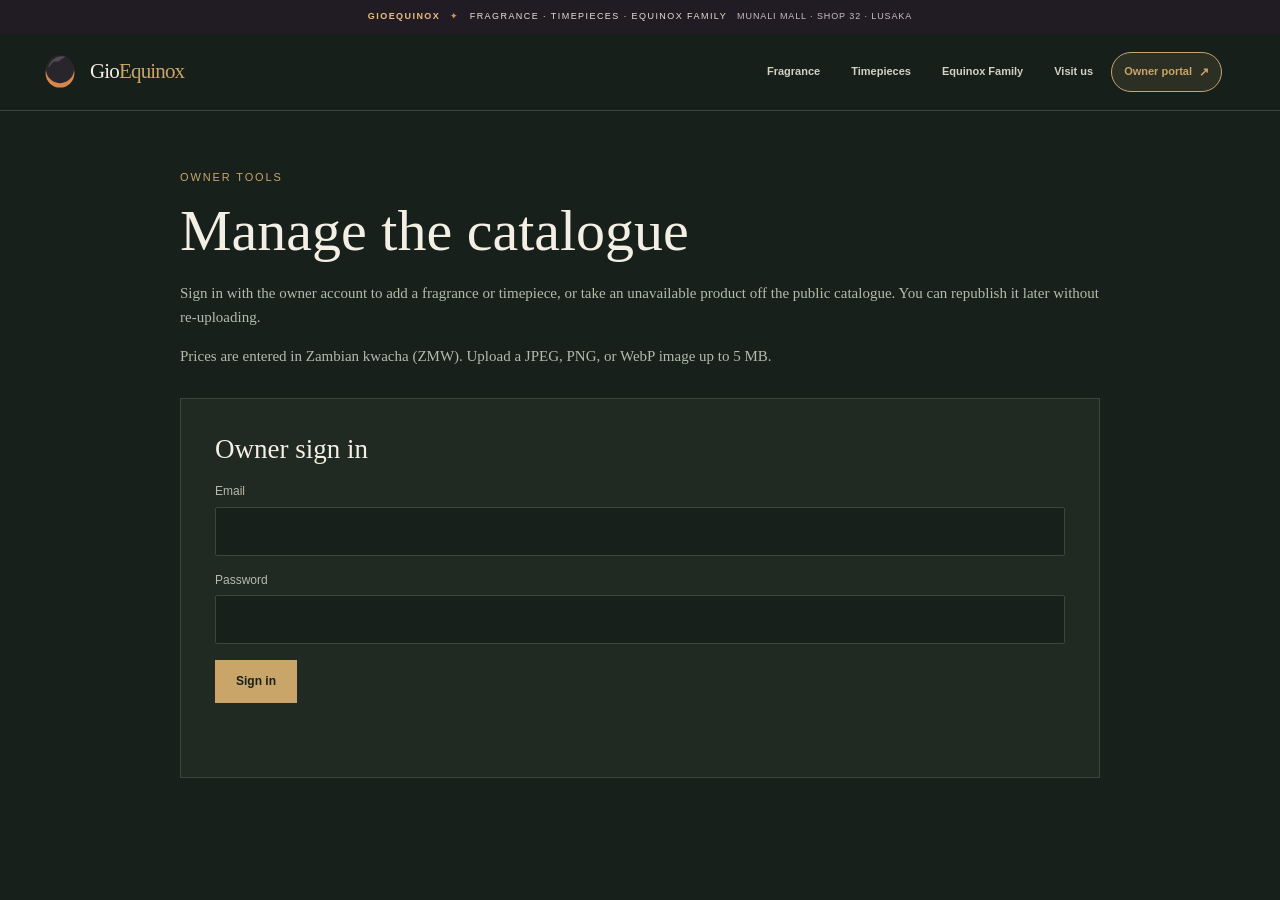
<file: admin.html>
<!doctype html>
<html lang="en">
<head>
    <meta charset="utf-8">
    <meta name="viewport" content="width=device-width, initial-scale=1">
    <meta name="theme-color" content="#17201a">
    <title>Owner catalogue · GioEquinox</title>
    <style>
        :root { color-scheme: dark; --bg: #17201a; --panel: #202a23; --line: #3b473d; --text: #f3efe4; --muted: #b7b9ac; --accent: #c9a56a; --error: #f19b8b; --success: #a9d5a5; --site-header-bg: rgb(23 32 26 / 96%); --site-header-border: var(--line); --site-header-text: #d3d0c4; --site-accent: var(--accent); --site-count-text: #17201a; --sans: Arial, sans-serif; }
        * { box-sizing: border-box; }
        body { margin: 0; min-height: 100vh; background: var(--bg); color: var(--text); font: 15px/1.6 Georgia, "Times New Roman", serif; }
        a { color: var(--accent); }
        .shell { width: min(100% - 36px, 920px); margin: 0 auto; }
        .site-header .brand { display: inline-flex; align-items: center; gap: 10px; color: var(--text); font-family: Georgia, "Times New Roman", serif; font-size: 21px; letter-spacing: -.04em; text-decoration: none; }
        .site-header .brand-mark { width: 40px; height: 40px; flex: none; }
        .site-header .brand-name span { color: var(--accent); }
        main { padding: 48px 0 72px; }
        .eyebrow { color: var(--accent); font: 11px/1.4 Arial, sans-serif; letter-spacing: .17em; text-transform: uppercase; }
        h1, h2, h3 { font-weight: 400; line-height: 1.2; }
        h1 { max-width: 700px; margin: 10px 0 14px; font-size: clamp(36px, 7vw, 58px); }
        h2 { margin: 0 0 18px; font-size: 27px; }
        .intro, .help { color: var(--muted); }
        .panel { margin-top: 30px; padding: clamp(20px, 5vw, 34px); border: 1px solid var(--line); background: var(--panel); }
        form { display: grid; gap: 16px; }
        .form-grid { display: grid; grid-template-columns: repeat(2, minmax(0, 1fr)); gap: 16px; }
        label { display: grid; gap: 7px; color: var(--muted); font: 12px/1.4 Arial, sans-serif; }
        input, select, textarea { width: 100%; padding: 12px; border: 1px solid var(--line); border-radius: 2px; background: #17201a; color: var(--text); font: 15px/1.5 Arial, sans-serif; }
        textarea { min-height: 120px; resize: vertical; }
        input:focus-visible, select:focus-visible, textarea:focus-visible, button:focus-visible, a:focus-visible { outline: 3px solid var(--accent); outline-offset: 3px; }
        input[type="file"] { padding: 9px; font-size: 13px; }
        button { justify-self: start; padding: 12px 20px; border: 1px solid var(--accent); background: var(--accent); color: #17201a; font: 12px/1.4 Arial, sans-serif; font-weight: 700; cursor: pointer; }
        button:disabled { cursor: wait; opacity: .65; }
        .secondary-button { border-color: var(--line); background: transparent; color: var(--text); }
        .status { min-height: 24px; margin: 0; color: var(--muted); font: 13px/1.5 Arial, sans-serif; }
        .status[data-state="error"] { color: var(--error); }
        .status[data-state="success"] { color: var(--success); }
        .preview { display: flex; align-items: center; gap: 14px; color: var(--muted); font: 12px/1.5 Arial, sans-serif; }
        .preview img { width: 70px; height: 70px; object-fit: cover; border: 1px solid var(--line); }
        .product-list { display: grid; gap: 12px; margin: 0; padding: 0; list-style: none; }
        .product-row { display: grid; grid-template-columns: 64px 1fr auto auto; align-items: center; gap: 14px; padding: 12px; border: 1px solid var(--line); }
        .product-row img { width: 64px; height: 64px; object-fit: cover; }
        .product-row h3 { margin: 0; font-size: 17px; }
        .product-row p { margin: 4px 0 0; color: var(--muted); font: 12px/1.5 Arial, sans-serif; }
        .product-price { color: var(--accent); font: 13px/1.4 Arial, sans-serif; white-space: nowrap; }
        .product-status-button { justify-self: auto; padding: 9px 12px; border-color: var(--line); background: transparent; color: var(--text); white-space: nowrap; }
        .product-status-button[data-active="true"] { border-color: var(--error); color: var(--error); }
        .product-status-button[data-active="false"] { border-color: var(--success); color: var(--success); }
        [hidden] { display: none !important; }
        @media (max-width: 640px) {
            .form-grid { grid-template-columns: 1fr; }
            .product-row { grid-template-columns: 52px 1fr auto; gap: 10px; }
            .product-row img { width: 52px; height: 52px; }
            .product-price { grid-column: 2; }
            .product-status-button { grid-column: 2 / -1; justify-self: start; }
        }
    </style>
    <link rel="stylesheet" href="assets/site-header.css">
</head>
<body>
    <div class="site-ribbon"><span class="site-ribbon-brand">GioEquinox</span><span class="site-ribbon-divider" aria-hidden="true">✦</span><span>Fragrance · Timepieces · Equinox Family</span><span class="site-ribbon-location">Munali Mall · Shop 32 · Lusaka</span></div>
    <header class="site-header">
        <nav class="nav shell" aria-label="Main navigation">
            <a class="brand" href="equinox.html" aria-label="GioEquinox home">
                <svg class="brand-mark" viewBox="0 0 100 100" role="img" aria-label="Lunar eclipse logo">
                    <circle cx="50" cy="53" r="36" fill="#d9864d"/>
                    <circle cx="50" cy="43" r="35" fill="#29252d"/>
                    <path d="M20 39c7-21 25-32 44-27-8 2-12 9-17 11-7 3-10-2-16 4-4 4-4 9-11 12Z" fill="#746772" opacity=".55"/>
                </svg>
                <span class="brand-name">Gio<span>Equinox</span></span>
            </a>
            <div class="nav-links" id="primary-links">
                <a href="equinox.html">Fragrance</a>
                <a href="watches.html">Timepieces</a>
                <a href="equinox-family.html">Equinox Family</a>
                <a href="equinox.html#contact">Visit us</a>
                <a class="nav-owner" href="admin.html" aria-current="page">Owner portal</a>
            </div>
            <div class="header-actions">
                <button class="menu-toggle" type="button" aria-label="Open menu" aria-expanded="false" aria-controls="primary-links">☰</button>
            </div>
        </nav>
    </header>
    <main class="shell">
        <p class="eyebrow">Owner tools</p>
        <h1>Manage the catalogue</h1>
        <p class="intro">Sign in with the owner account to add a fragrance or timepiece, or take an unavailable product off the public catalogue. You can republish it later without re-uploading.</p>
        <p class="help">Prices are entered in Zambian kwacha (ZMW). Upload a JPEG, PNG, or WebP image up to 5 MB.</p>

        <section class="panel" id="sign-in-panel" aria-labelledby="sign-in-heading">
            <h2 id="sign-in-heading">Owner sign in</h2>
            <form id="sign-in-form">
                <label>Email
                    <input id="owner-email" name="email" type="email" autocomplete="username" maxlength="254" required>
                </label>
                <label>Password
                    <input id="owner-password" name="password" type="password" autocomplete="current-password" required>
                </label>
                <button type="submit">Sign in</button>
                <p class="status" id="sign-in-status" role="status" aria-live="polite"></p>
            </form>
        </section>

        <section class="panel" id="dashboard" aria-labelledby="product-heading" hidden>
            <h2 id="product-heading">Add a catalogue product</h2>
            <form id="product-form">
                <div class="form-grid">
                    <label>Product name
                        <input name="name" type="text" maxlength="120" required>
                    </label>
                    <label>Catalogue
                        <select name="productType" required>
                            <option value="fragrance">Fragrance</option>
                            <option value="watch">Timepiece</option>
                        </select>
                    </label>
                    <label>Price (ZMW)
                        <input name="price" type="number" min="0.01" max="9999999999.99" step="0.01" inputmode="decimal" required>
                    </label>
                    <label>Category tags
                        <input name="tags" type="text" maxlength="124" placeholder="floral, amber (optional)">
                    </label>
                </div>
                <label>Description
                    <textarea name="description" maxlength="700" required></textarea>
                </label>
                <label>Product photo
                    <input name="image" type="file" accept="image/jpeg,image/png,image/webp" required>
                </label>
                <div class="preview" id="image-preview" hidden></div>
                <button type="submit" id="save-product">Upload and publish product</button>
                <p class="status" id="product-status" role="status" aria-live="polite"></p>
            </form>
            <div class="panel" style="margin-top: 28px; padding: 20px;">
                <h2>Manage products</h2>
                <p class="status" id="list-status" role="status" aria-live="polite"></p>
                <ul class="product-list" id="product-list"></ul>
            </div>
            <button type="button" class="secondary-button" id="sign-out">Sign out</button>
        </section>
    </main>
    <script src="assets/site-header.js"></script>
    <script src="assets/catalogue-config.js?v=7f32a4b"></script>
    <script src="assets/catalogue-api.js?v=48bad46"></script>
    <script src="assets/catalogue-admin.js?v=48bad46"></script>
</body>
</html>
</file>
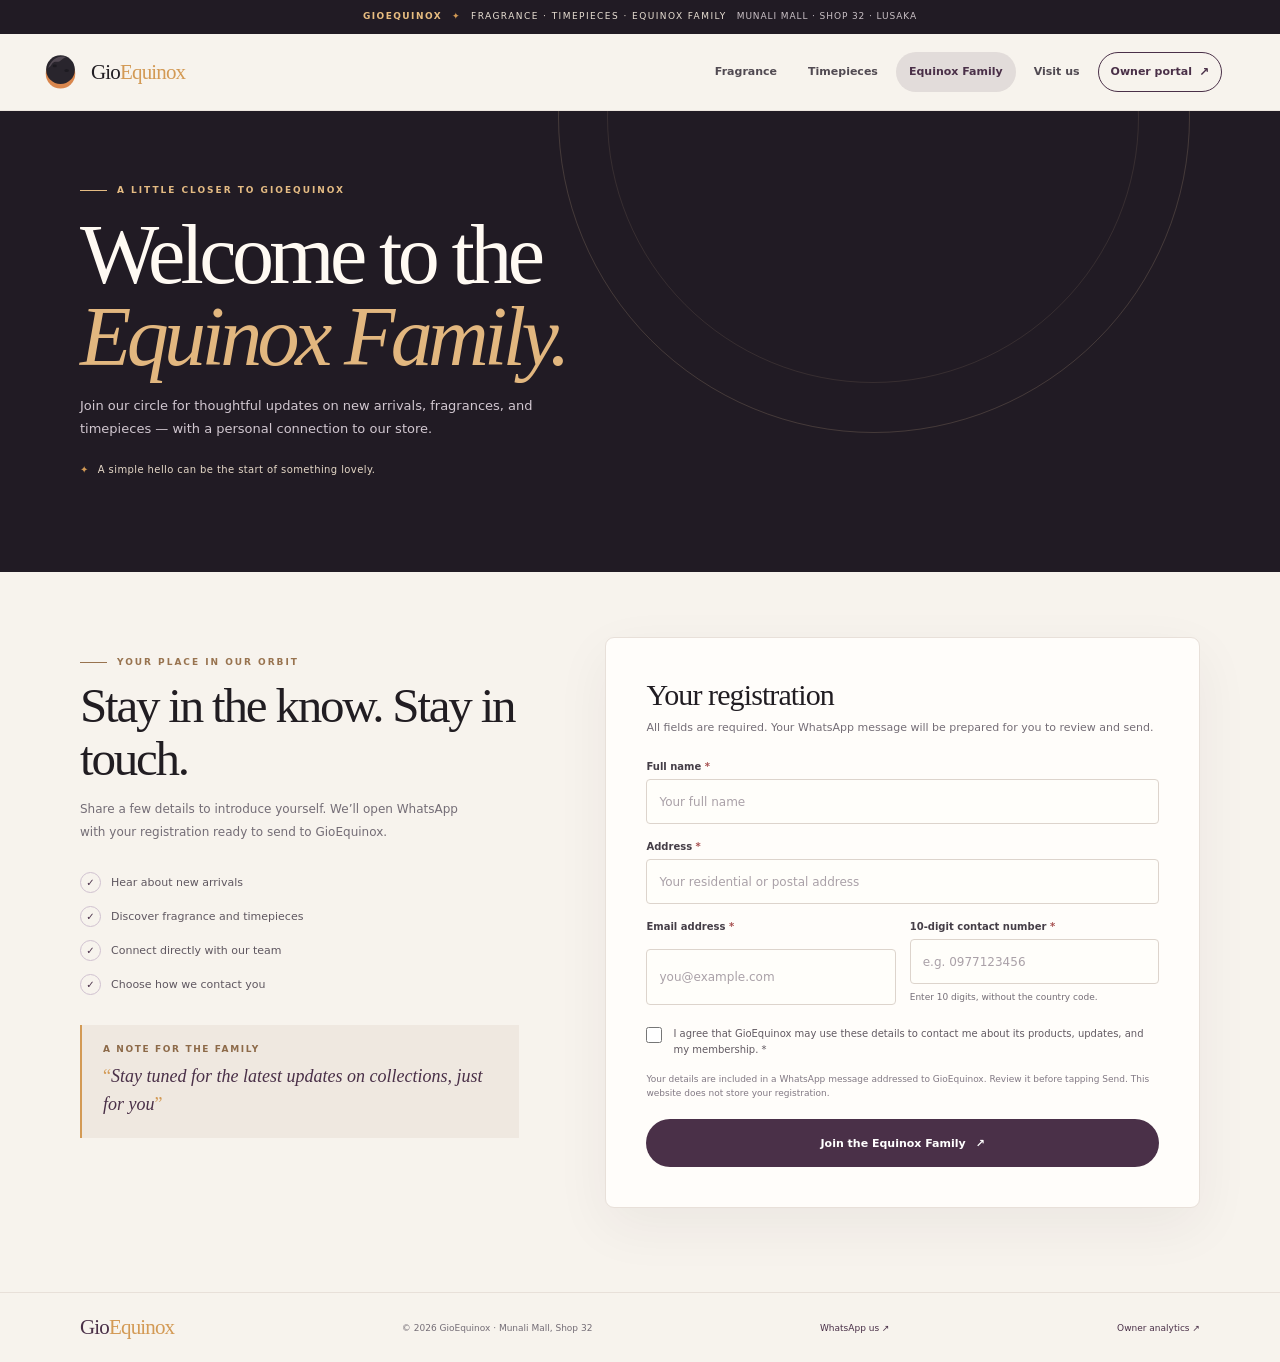
<file: equinox-family.html>
<!DOCTYPE html>
<html lang="en">
<head>
    <meta charset="UTF-8">
    <meta name="viewport" content="width=device-width, initial-scale=1">
    <meta name="theme-color" content="#19161b">
    <meta name="description" content="Join the GioEquinox Family for fragrance and timepiece updates, new arrivals, and a more personal connection with our store.">
    <title>Equinox Family | GioEquinox</title>
    <style>
        :root {
            color-scheme: light;
            --ink: #211d22;
            --muted: #746d76;
            --paper: #f7f3ed;
            --white: #fffdfa;
            --plum: #4a3048;
            --plum-dark: #211b24;
            --gold: #d39a55;
            --line: #e8e0d9;
            --site-header-bg: rgb(247 243 237 / 96%);
            --site-header-border: rgb(232 224 217 / 75%);
            --site-header-text: #514a52;
            --site-accent: var(--plum);
            --site-count-text: #fff;
            --serif: Georgia, "Times New Roman", serif;
            --sans: Inter, ui-sans-serif, system-ui, -apple-system, BlinkMacSystemFont, "Segoe UI", sans-serif;
        }
        * { box-sizing: border-box; }
        html { scroll-behavior: smooth; }
        body { min-height: 100vh; display: flex; flex-direction: column; margin: 0; background: var(--paper); color: var(--ink); font-family: var(--sans); -webkit-font-smoothing: antialiased; }
        a { color: inherit; }
        button, input { font: inherit; }
        .shell { width: min(1120px, calc(100% - 48px)); margin-inline: auto; }
        .topline { padding: 9px 16px; background: var(--plum-dark); color: #e8dfd3; font-size: 9px; letter-spacing: .19em; text-align: center; text-transform: uppercase; }
        .topline span { color: #e8bd80; }
        .header { border-bottom: 1px solid var(--line); background: var(--paper); }
        .nav { min-height: 76px; display: flex; align-items: center; justify-content: space-between; gap: 20px; }
        .brand { display: inline-flex; align-items: center; gap: 10px; text-decoration: none; }
        .brand-mark { width: 41px; height: 41px; }
        .brand-name { font-family: var(--serif); font-size: 21px; letter-spacing: -.04em; }
        .brand-name span { color: var(--gold); }
        .nav-links { display: flex; flex-wrap: wrap; align-items: center; gap: 24px; }
        .nav-links a { color: #5e565f; font-size: 11px; text-decoration: none; }
        .nav-links a:hover { color: var(--plum); }
        .nav-links .join-link { padding: 10px 15px; border: 1px solid #c8b9c3; border-radius: 999px; color: var(--plum); }
        .nav-links .join-link:hover { border-color: var(--plum); }
        main { flex: 1; }
        .family-hero { position: relative; overflow: hidden; background: var(--plum-dark); color: #fffaf3; }
        .family-hero::before, .family-hero::after { position: absolute; top: -310px; right: 7%; width: 630px; height: 630px; border: 1px solid rgb(231 197 153 / 18%); border-radius: 50%; content: ""; pointer-events: none; }
        .family-hero::after { top: -260px; right: 11%; width: 530px; height: 530px; border-color: rgb(231 197 153 / 11%); }
        .hero-content { position: relative; z-index: 1; width: min(1120px, calc(100% - 48px)); margin-inline: auto; padding-block: 74px 95px; }
        .eyebrow { display: flex; align-items: center; gap: 10px; color: #e4bb83; font-size: 9px; font-weight: 700; letter-spacing: .22em; text-transform: uppercase; }
        .eyebrow::before { width: 27px; height: 1px; background: currentColor; content: ""; }
        .hero-content h1 { max-width: 700px; margin: 19px 0 15px; font-family: var(--serif); font-size: clamp(52px, 8vw, 84px); font-weight: 400; letter-spacing: -.055em; line-height: .98; }
        .hero-content h1 em { color: #e2b77f; font-weight: 400; }
        .hero-copy { max-width: 500px; margin: 0; color: #d1c7d0; font-size: 13px; line-height: 1.8; }
        .hero-note { display: inline-flex; align-items: center; gap: 9px; margin-top: 24px; color: #e4d7c6; font-size: 10px; letter-spacing: .04em; }
        .hero-note::before { color: var(--gold); content: "✦"; }
        .main-content { display: grid; grid-template-columns: minmax(0, .85fr) minmax(380px, 1.15fr); gap: clamp(32px, 7vw, 86px); align-items: start; padding-block: 65px 84px; }
        .intro { position: sticky; top: 28px; padding-top: 20px; }
        .intro .eyebrow { color: #98734f; }
        .intro h2 { margin: 13px 0; font-family: var(--serif); font-size: clamp(34px, 4vw, 49px); font-weight: 400; letter-spacing: -.045em; line-height: 1.07; }
        .intro > p { max-width: 390px; margin: 0; color: var(--muted); font-size: 12px; line-height: 1.9; }
        .benefits { display: grid; gap: 13px; margin: 28px 0 0; padding: 0; list-style: none; }
        .benefits li { display: flex; align-items: center; gap: 10px; color: #5f5760; font-size: 11px; }
        .benefits li::before { width: 19px; height: 19px; display: grid; place-items: center; border: 1px solid #cfc0cf; border-radius: 50%; color: var(--plum); content: "✓"; font-size: 10px; }
        .updates-space { margin-top: 30px; padding: 19px 21px; border-left: 2px solid var(--gold); background: #efe8e0; }
        .updates-space h3 { margin: 0 0 9px; color: #8d6a49; font-size: 9px; font-weight: 700; letter-spacing: .18em; text-transform: uppercase; }
        .updates-space blockquote { margin: 0; color: var(--plum); font-family: var(--serif); font-size: 18px; line-height: 1.55; }
        .updates-space blockquote::before, .updates-space blockquote::after { color: var(--gold); }
        .updates-space blockquote::before { content: "“"; }
        .updates-space blockquote::after { content: "”"; }
        .form-card { padding: clamp(23px, 4vw, 40px); border: 1px solid var(--line); border-radius: 9px; background: var(--white); box-shadow: 0 18px 55px rgb(46 32 45 / 6%); }
        .form-heading { margin-bottom: 24px; }
        .form-heading h2 { margin: 0 0 7px; font-family: var(--serif); font-size: 30px; font-weight: 400; letter-spacing: -.03em; }
        .form-heading p { margin: 0; color: var(--muted); font-size: 11px; line-height: 1.6; }
        .field-grid { display: grid; grid-template-columns: repeat(2, minmax(0, 1fr)); gap: 17px 14px; }
        .field { min-width: 0; display: grid; gap: 7px; }
        .field-full { grid-column: 1 / -1; }
        .field label { color: #453e47; font-size: 10px; font-weight: 700; }
        .field label span { color: #a64e4e; }
        .field input {
            width: 100%; min-height: 45px; padding: 0 12px; border: 1px solid #ddd4cc; border-radius: 4px;
            background: #fffefa; color: var(--ink); font-size: 12px; transition: border-color .2s ease, box-shadow .2s ease;
        }
        .field input::placeholder { color: #aaa1a8; }
        .field input:focus { outline: none; border-color: #896f86; box-shadow: 0 0 0 3px rgb(74 48 72 / 9%); }
        .field-hint { color: var(--muted); font-size: 9px; line-height: 1.5; }
        .consent-row { display: grid; grid-template-columns: 17px 1fr; gap: 10px; align-items: start; margin-top: 21px; }
        .consent-row input { width: 16px; height: 16px; margin: 1px 0 0; accent-color: var(--plum); }
        .consent-row label { color: #625a62; font-size: 10px; line-height: 1.65; }
        .consent-row a { color: var(--plum); }
        .privacy-note { margin: 13px 0 0; color: #827984; font-size: 9px; line-height: 1.6; }
        .submit-button { width: 100%; min-height: 48px; display: inline-flex; align-items: center; justify-content: center; gap: 10px; margin-top: 19px; border: 0; border-radius: 999px; background: var(--plum); color: white; font-size: 11px; font-weight: 700; cursor: pointer; transition: transform .2s ease, background .2s ease; }
        .submit-button:hover { transform: translateY(-1px); background: #5b3c58; }
        .submit-button:disabled { cursor: wait; opacity: .7; }
        .submit-button:focus-visible, .nav a:focus-visible, .whatsapp-fallback:focus-visible { outline: 3px solid #d5a367; outline-offset: 3px; }
        .form-error { margin: 12px 0 0; color: #9f3535; font-size: 11px; }
        .confirmation { display: grid; justify-items: center; padding: 16px 3px 4px; text-align: center; }
        .confirmation[hidden] { display: none; }
        .confirmation-logo { width: 105px; height: 105px; margin-bottom: 19px; animation: eclipse-arrive 1.1s cubic-bezier(.16,.84,.35,1) both; }
        .confirmation-logo .sun { transform-box: fill-box; transform-origin: center; animation: sunrise 1.4s cubic-bezier(.18,.75,.2,1) both; }
        .confirmation-logo .moon { transform-box: fill-box; transform-origin: center; animation: moon-glide 1s .1s cubic-bezier(.15,.82,.22,1) both; }
        @keyframes eclipse-arrive { from { opacity: 0; transform: scale(.65) rotate(-35deg); } to { opacity: 1; transform: scale(1) rotate(0); } }
        @keyframes sunrise { from { transform: translateY(17px); opacity: .35; } to { transform: translateY(0); opacity: 1; } }
        @keyframes moon-glide { from { transform: translateY(-12px); } to { transform: translateY(0); } }
        .confirmation h2 { margin: 0 0 10px; font-family: var(--serif); font-size: 34px; font-weight: 400; }
        .confirmation > p { max-width: 360px; margin: 0; color: var(--muted); font-size: 11px; line-height: 1.8; }
        .confirmation-step { margin: 17px 0 !important; color: var(--plum) !important; font-weight: 700; }
        .whatsapp-fallback { min-height: 44px; display: inline-flex; align-items: center; justify-content: center; margin-top: 7px; padding: 0 20px; border-radius: 999px; background: #287c54; color: white; font-size: 10px; font-weight: 700; text-decoration: none; }
        .whatsapp-fallback:hover { background: #206946; }
        .edit-link { display: inline-block; margin-top: 17px; color: var(--plum); font-size: 10px; text-decoration: underline; }
        .footer { padding: 22px 0; border-top: 1px solid var(--line); color: var(--muted); font-size: 9px; }
        .footer-inner { display: flex; justify-content: space-between; align-items: center; gap: 18px; }
        .footer a { color: var(--plum); text-decoration: none; }
        @media (max-width: 760px) {
            .shell, .hero-content { width: min(100% - 36px, 1120px); }
            .nav { min-height: 68px; flex-wrap: wrap; padding-block: 10px; }
            .brand-mark { width: 36px; height: 36px; }
            .brand-name { font-size: 19px; }
            .nav-links { justify-content: end; gap: 10px 16px; }
            .nav-links a { font-size: 10px; }
            .nav-links .join-link { padding: 8px 11px; }
            .hero-content { padding-block: 57px 67px; }
            .family-hero::before { right: -310px; }
            .family-hero::after { right: -240px; }
            .main-content { grid-template-columns: 1fr; gap: 30px; padding-block: 38px 58px; }
            .intro { position: static; padding-top: 0; }
            .intro h2 { max-width: 480px; }
            .benefits { grid-template-columns: repeat(2, minmax(0, 1fr)); gap: 11px; margin-top: 19px; }
        }
        @media (max-width: 500px) {
            .shell, .hero-content { width: min(100% - 30px, 1120px); }
            .nav { align-items: center; }
            .nav-links { width: 100%; justify-content: space-between; gap: 6px; padding-top: 5px; }
            .nav-links a { font-size: 9px; }
            .nav-links .join-link { padding: 7px 9px; }
            .topline { font-size: 8px; letter-spacing: .13em; }
            .hero-content h1 { font-size: clamp(49px, 14vw, 68px); }
            .hero-copy { font-size: 12px; }
            .main-content { padding-top: 32px; }
            .benefits { grid-template-columns: 1fr; }
            .form-card { padding: 22px 17px; }
            .field-grid { grid-template-columns: 1fr; gap: 14px; }
            .field-full { grid-column: auto; }
            .footer-inner { align-items: start; flex-direction: column; }
        }
        @media (prefers-reduced-motion: reduce) {
            *, *::before, *::after { scroll-behavior: auto !important; animation-duration: .01ms !important; transition-duration: .01ms !important; }
        }
    </style>
    <link rel="stylesheet" href="assets/site-header.css">
</head>
<body>
    <div class="site-ribbon"><span class="site-ribbon-brand">GioEquinox</span><span class="site-ribbon-divider" aria-hidden="true">✦</span><span>Fragrance · Timepieces · Equinox Family</span><span class="site-ribbon-location">Munali Mall · Shop 32 · Lusaka</span></div>
    <header class="site-header">
        <nav class="nav shell" aria-label="Main navigation">
            <a class="brand" href="equinox.html" aria-label="GioEquinox home">
                <svg class="brand-mark" viewBox="0 0 100 100" role="img" aria-label="Lunar eclipse logo">
                    <circle cx="50" cy="53" r="36" fill="#d9864d"/>
                    <circle cx="50" cy="43" r="35" fill="#29252d"/>
                    <path d="M20 39c7-21 25-32 44-27-8 2-12 9-17 11-7 3-10-2-16 4-4 4-4 9-11 12Z" fill="#746772" opacity=".55"/>
                    <ellipse cx="36" cy="34" rx="5" ry="3.3" fill="#17161b" opacity=".7"/>
                    <ellipse cx="65" cy="45" rx="5.6" ry="3.8" fill="#17161b" opacity=".65"/>
                </svg>
                <span class="brand-name">Gio<span>Equinox</span></span>
            </a>
            <div class="nav-links" id="primary-links">
                <a href="equinox.html">Fragrance</a>
                <a href="watches.html">Timepieces</a>
                <a href="#join" aria-current="page">Equinox Family</a>
                <a href="equinox.html#contact">Visit us</a>
                <a class="nav-owner" href="admin.html">Owner portal</a>
            </div>
            <div class="header-actions">
                <button class="menu-toggle" type="button" aria-label="Open menu" aria-expanded="false" aria-controls="primary-links">☰</button>
            </div>
        </nav>
    </header>
    <main>
        <section class="family-hero">
            <div class="hero-content">
                <div class="eyebrow">A little closer to GioEquinox</div>
                <h1>Welcome to the<br><em>Equinox Family.</em></h1>
                <p class="hero-copy">Join our circle for thoughtful updates on new arrivals, fragrances, and timepieces — with a personal connection to our store.</p>
                <div class="hero-note">A simple hello can be the start of something lovely.</div>
            </div>
        </section>
        <section class="main-content shell" id="join">
            <div class="intro">
                <div class="eyebrow">Your place in our orbit</div>
                <h2>Stay in the know. Stay in touch.</h2>
                <p>Share a few details to introduce yourself. We’ll open WhatsApp with your registration ready to send to GioEquinox.</p>
                <ul class="benefits">
                    <li>Hear about new arrivals</li>
                    <li>Discover fragrance and timepieces</li>
                    <li>Connect directly with our team</li>
                    <li>Choose how we contact you</li>
                </ul>
                <aside class="updates-space" aria-labelledby="updates-title">
                    <h3 id="updates-title">A note for the family</h3>
                    <blockquote><em>Stay tuned for the latest updates on collections, just for you</em></blockquote>
                </aside>
            </div>
            <div class="form-card">
                <form id="family-form">
                    <div class="form-heading">
                        <h2>Your registration</h2>
                        <p>All fields are required. Your WhatsApp message will be prepared for you to review and send.</p>
                    </div>
                    <div class="field-grid">
                        <div class="field field-full">
                            <label for="client-name">Full name <span aria-hidden="true">*</span></label>
                            <input id="client-name" name="name" type="text" autocomplete="name" placeholder="Your full name" maxlength="100" required>
                        </div>
                        <div class="field field-full">
                            <label for="client-address">Address <span aria-hidden="true">*</span></label>
                            <input id="client-address" name="address" type="text" autocomplete="street-address" placeholder="Your residential or postal address" maxlength="200" required>
                        </div>
                        <div class="field">
                            <label for="client-email">Email address <span aria-hidden="true">*</span></label>
                            <input id="client-email" name="email" type="email" autocomplete="email" placeholder="you@example.com" maxlength="254" required>
                        </div>
                        <div class="field">
                            <label for="client-phone">10-digit contact number <span aria-hidden="true">*</span></label>
                            <input id="client-phone" name="phone" type="tel" inputmode="numeric" autocomplete="tel-national" placeholder="e.g. 0977123456" minlength="10" maxlength="10" pattern="[0-9]{10}" aria-describedby="phone-hint" required>
                            <span class="field-hint" id="phone-hint">Enter 10 digits, without the country code.</span>
                        </div>
                    </div>
                    <div class="consent-row">
                        <input id="contact-consent" name="consent" type="checkbox" required>
                        <label for="contact-consent">I agree that GioEquinox may use these details to contact me about its products, updates, and my membership. <span aria-hidden="true">*</span></label>
                    </div>
                    <p class="privacy-note">Your details are included in a WhatsApp message addressed to GioEquinox. Review it before tapping Send. This website does not store your registration.</p>
                    <p class="form-error" id="form-error" role="alert" hidden></p>
                    <button class="submit-button" id="submit-button" type="submit">Join the Equinox Family <span aria-hidden="true">↗</span></button>
                </form>
                <section class="confirmation" id="confirmation" aria-labelledby="confirmation-title" aria-live="polite" hidden>
                    <svg class="confirmation-logo" viewBox="0 0 120 120" role="img" aria-label="An animated lunar eclipse">
                        <defs>
                            <linearGradient id="family-sun" x1="0" y1="0" x2="0" y2="1"><stop offset="0" stop-color="#f8d68e"/><stop offset="1" stop-color="#d9864d"/></linearGradient>
                            <radialGradient id="family-moon" cx="34%" cy="27%" r="80%"><stop offset="0" stop-color="#51434f"/><stop offset=".65" stop-color="#29252d"/><stop offset="1" stop-color="#17161b"/></radialGradient>
                        </defs>
                        <circle class="sun" cx="60" cy="66" r="43" fill="url(#family-sun)"/>
                        <circle class="moon" cx="60" cy="52" r="42" fill="url(#family-moon)"/>
                        <path d="M25 47c8-25 30-39 54-32-10 3-15 11-21 14-9 4-13-3-21 5-5 5-5 11-12 13Z" fill="#746772" opacity=".55"/>
                        <ellipse cx="44" cy="42" rx="6" ry="4" fill="#17161b" opacity=".66" transform="rotate(-24 44 42)"/>
                        <ellipse cx="78" cy="57" rx="7" ry="5" fill="#17161b" opacity=".58" transform="rotate(-14 78 57)"/>
                        <circle cx="44" cy="42" r="1.5" fill="#a28ca0"/>
                        <circle cx="78" cy="57" r="1.5" fill="#9b8499"/>
                    </svg>
                    <h2 id="confirmation-title">Welcome to the family.</h2>
                    <p>Your registration details are ready in WhatsApp. Review the message, then tap <strong>Send</strong> there to complete your registration.</p>
                    <p class="confirmation-step" id="confirmation-name"></p>
                    <a class="whatsapp-fallback" id="whatsapp-fallback" href="#" target="_blank" rel="noopener noreferrer">Continue to WhatsApp</a>
                    <a class="edit-link" href="#" id="edit-registration">Edit my details</a>
                </section>
            </div>
        </section>
    </main>
    <footer class="footer">
        <div class="footer-inner shell">
            <a class="brand" href="equinox.html"><span class="brand-name">Gio<span>Equinox</span></span></a>
            <span>© <span id="current-year"></span> GioEquinox · Munali Mall, Shop 32</span>
            <a href="https://wa.me/260777907071" target="_blank" rel="noopener noreferrer">WhatsApp us ↗</a>
            <a href="https://github.com/amanigiovanni1-design/GioEquinox/graphs/traffic" target="_blank" rel="noopener noreferrer">Owner analytics ↗</a>
        </div>
    </footer>
    <script>
        (() => {
            const form = document.getElementById('family-form');
            const phone = document.getElementById('client-phone');
            const confirmation = document.getElementById('confirmation');
            const fallbackLink = document.getElementById('whatsapp-fallback');
            const errorMessage = document.getElementById('form-error');

            phone.addEventListener('input', () => {
                phone.value = phone.value.replace(/\D/g, '').slice(0, 10);
            });

            form.addEventListener('submit', event => {
                event.preventDefault();
                errorMessage.hidden = true;
                if (!form.reportValidity()) return;

                const formData = new FormData(form);
                const name = String(formData.get('name')).trim();
                const address = String(formData.get('address')).trim();
                const email = String(formData.get('email')).trim();
                const phoneNumber = String(formData.get('phone'));
                if (!name || !address || !/^[0-9]{10}$/.test(phoneNumber) || !formData.get('consent')) {
                    errorMessage.textContent = 'Please complete each field and agree to be contacted before continuing.';
                    errorMessage.hidden = false;
                    return;
                }

                const message = [
                    'Hello GioEquinox, I would like to join the Equinox Family.',
                    '',
                    `Name: ${name}`,
                    `Address: ${address}`,
                    `Email: ${email}`,
                    `Contact number: ${phoneNumber}`,
                    'Contact consent: Yes'
                ].join('\n');
                const whatsappUrl = `https://wa.me/260777907071?text=${encodeURIComponent(message)}`;
                fallbackLink.href = whatsappUrl;
                document.getElementById('confirmation-name').textContent = `Thank you, ${name}.`;

                window.open(whatsappUrl, '_blank', 'noopener,noreferrer');
                form.hidden = true;
                confirmation.hidden = false;
                confirmation.scrollIntoView({ behavior: 'smooth', block: 'center' });
            });

            document.getElementById('edit-registration').addEventListener('click', event => {
                event.preventDefault();
                confirmation.hidden = true;
                form.hidden = false;
                form.scrollIntoView({ behavior: 'smooth', block: 'center' });
                form.querySelector('input[name="name"]').focus();
            });

            document.getElementById('current-year').textContent = new Date().getFullYear();
        })();
    </script>
    <script src="assets/site-header.js"></script>
</body>
</html>
</file>
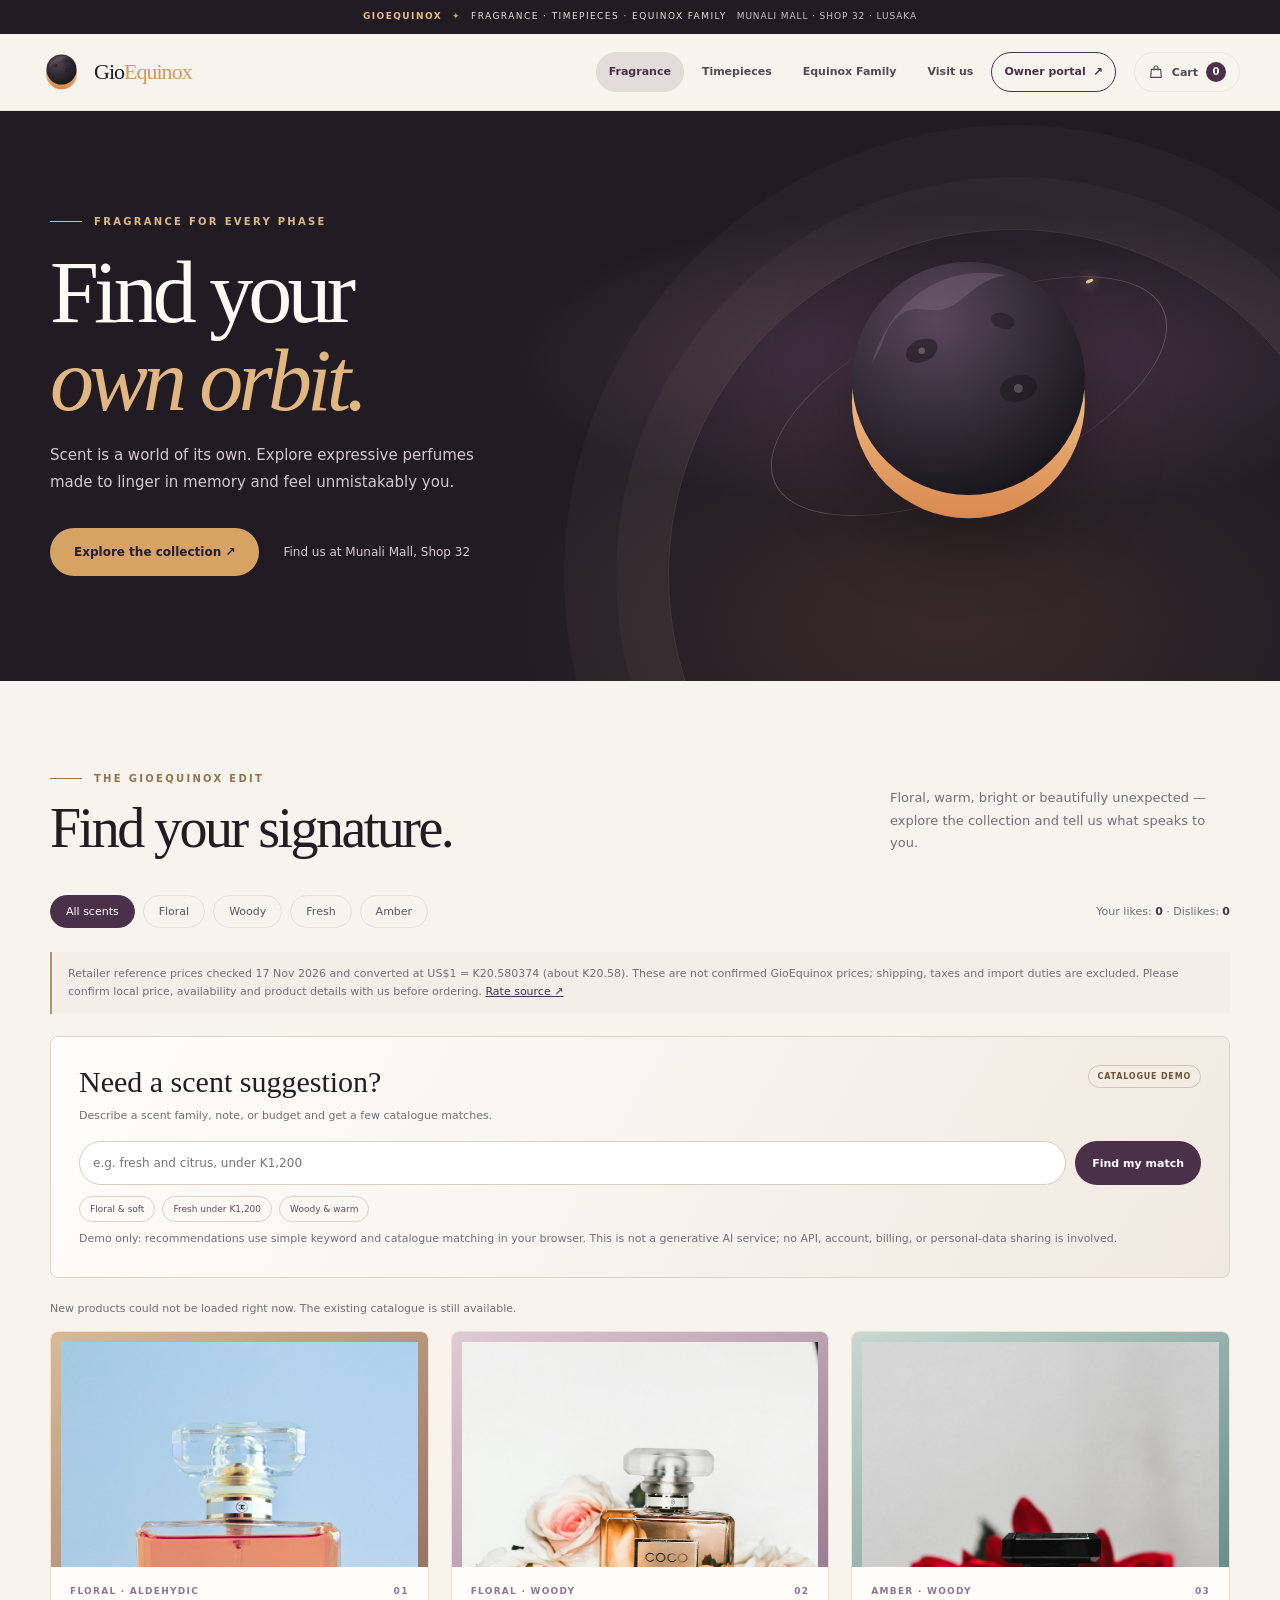
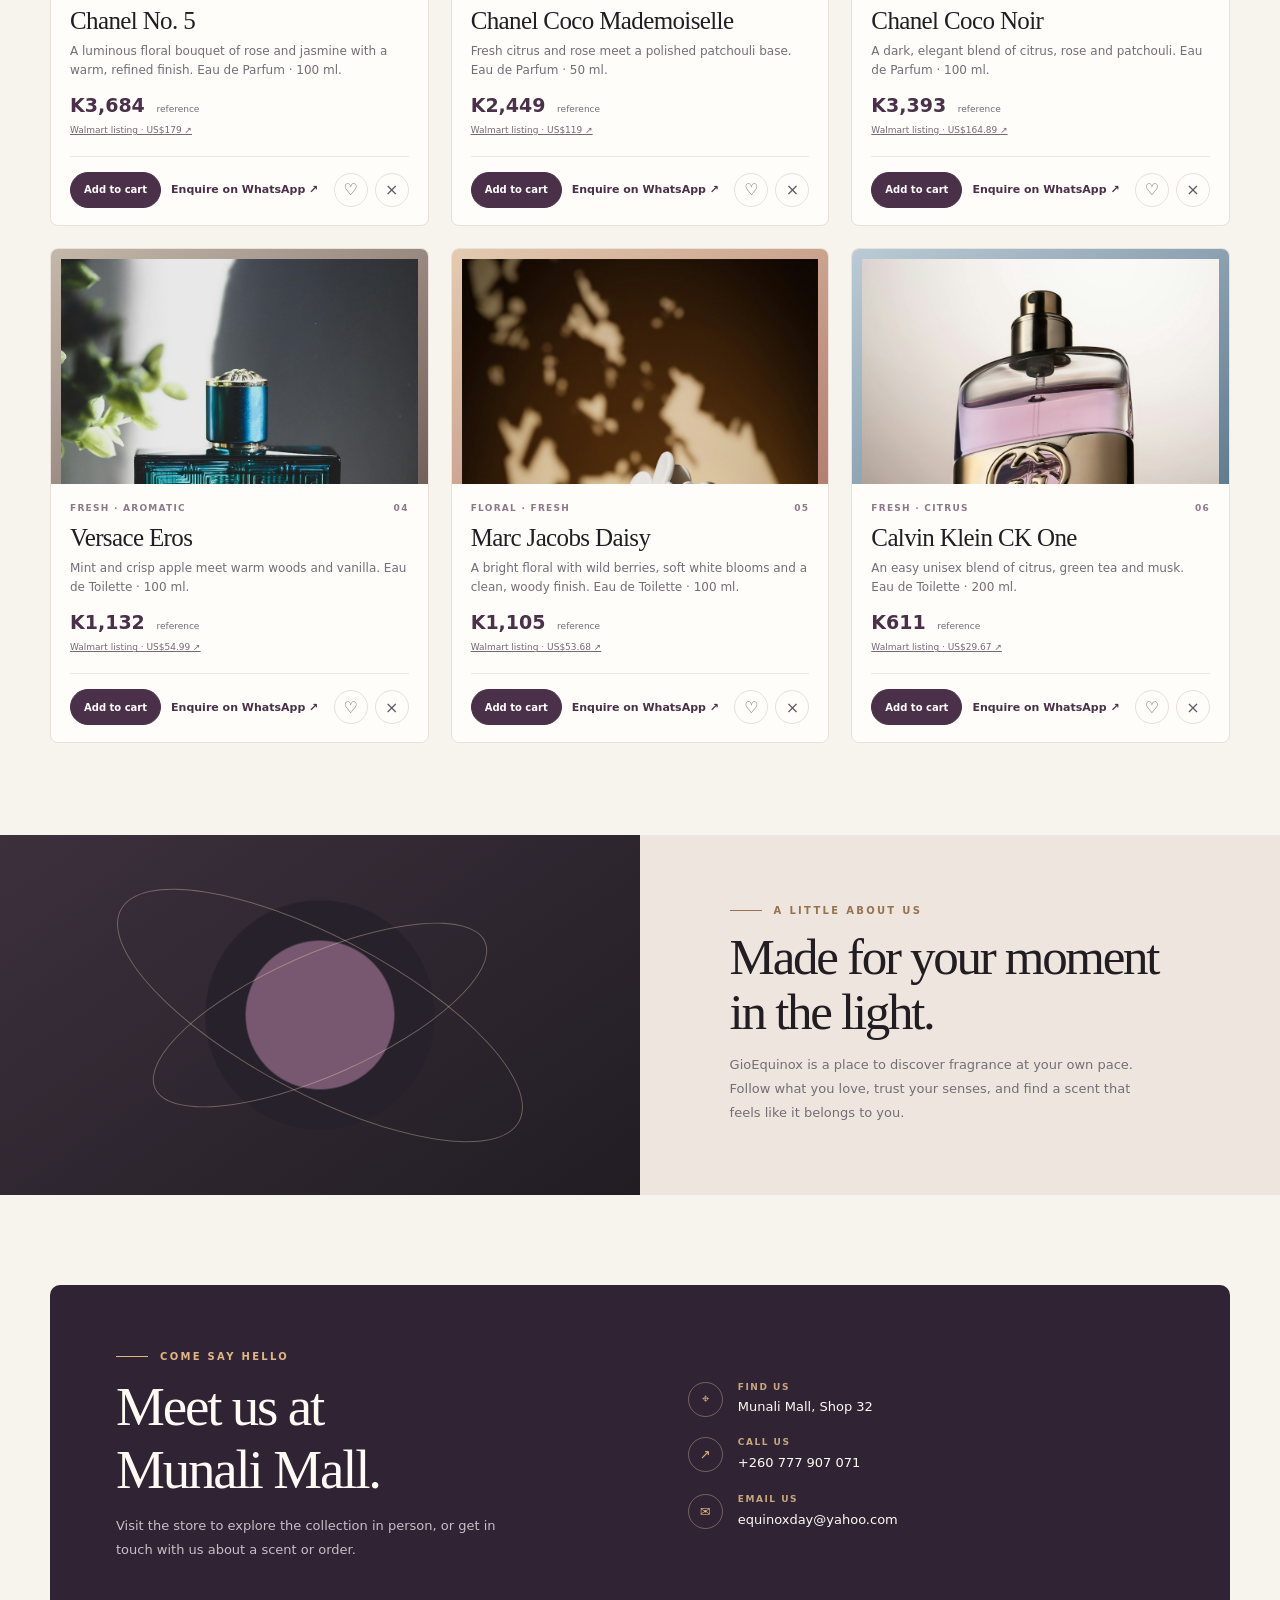
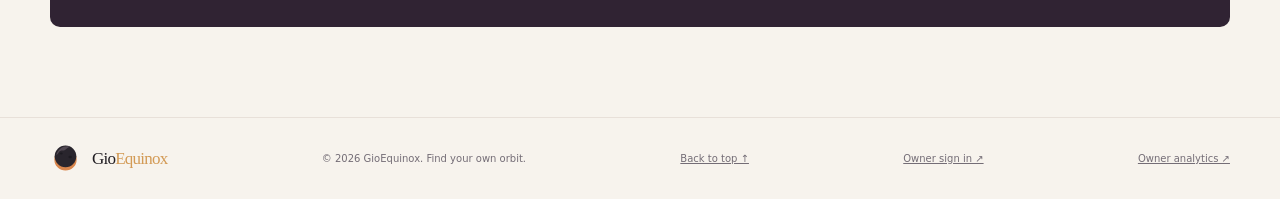
<file: equinox.html>
<!DOCTYPE html>
<html lang="en">
<head>
    <meta charset="UTF-8">
    <meta name="viewport" content="width=device-width, initial-scale=1">
    <meta name="theme-color" content="#181518">
    <meta name="description" content="Discover your next signature scent at GioEquinox. Explore our perfume collection at Munali Mall, Shop 32, Lusaka.">
    <title>GioEquinox | Find your orbit</title>
    <style>
        :root {
            color-scheme: light;
            --ink: #211d22;
            --muted: #746d76;
            --paper: #f7f3ed;
            --white: #fffdfa;
            --plum: #4a3048;
            --plum-dark: #302333;
            --gold: #d39a55;
            --line: #e8e0d9;
            --site-header-bg: rgb(247 243 237 / 96%);
            --site-header-border: rgb(232 224 217 / 75%);
            --site-header-text: #514a52;
            --site-accent: var(--plum);
            --site-count-text: #fff;
            --serif: Georgia, "Times New Roman", serif;
            --sans: Inter, ui-sans-serif, system-ui, -apple-system, BlinkMacSystemFont, "Segoe UI", sans-serif;
        }

        * { box-sizing: border-box; }
        html { scroll-behavior: smooth; }
        body {
            margin: 0;
            background: var(--paper);
            color: var(--ink);
            font-family: var(--sans);
            -webkit-font-smoothing: antialiased;
        }
        a { color: inherit; }
        button { font: inherit; }
        .shell { width: min(1180px, calc(100% - 48px)); margin-inline: auto; }
        .announcement {
            padding: 10px 16px;
            background: var(--plum-dark);
            color: #f7eee3;
            text-align: center;
            font-size: 11px;
            letter-spacing: .16em;
            text-transform: uppercase;
        }
        .announcement span { color: #edbd7c; }
        .site-header {
            position: sticky;
            z-index: 5;
            top: 0;
            border-bottom: 1px solid rgb(232 224 217 / 75%);
            background: rgb(247 243 237 / 94%);
            backdrop-filter: blur(14px);
        }
        .nav {
            min-height: 82px;
            display: flex;
            align-items: center;
            justify-content: space-between;
            gap: 24px;
        }
        .brand {
            display: inline-flex;
            align-items: center;
            gap: 11px;
            text-decoration: none;
        }
        .brand-mark { width: 43px; height: 43px; flex: none; }
        .brand-name { font-family: var(--serif); font-size: 22px; letter-spacing: -.045em; }
        .brand-name span { color: var(--gold); }
        .nav-links { display: flex; align-items: center; gap: 34px; }
        .nav-links a {
            color: #514a52;
            font-size: 13px;
            text-decoration: none;
            transition: color .2s ease;
        }
        .nav-links a:hover { color: var(--gold); }
        .nav-links .nav-contact {
            padding: 12px 19px;
            border: 1px solid #c5b6c1;
            border-radius: 999px;
            color: var(--plum);
        }
        .nav-contact:hover { border-color: var(--plum); }
        .header-actions { display: flex; align-items: center; gap: 10px; }
        .cart-toggle {
            min-height: 42px;
            display: inline-flex;
            align-items: center;
            gap: 8px;
            padding: 0 15px;
            border: 1px solid #c5b6c1;
            border-radius: 999px;
            background: transparent;
            color: var(--plum);
            font-size: 12px;
            font-weight: 650;
            cursor: pointer;
            transition: background .2s ease, border-color .2s ease;
        }
        .cart-toggle:hover { border-color: var(--plum); background: #f0e9ef; }
        .cart-toggle svg { width: 17px; height: 17px; }
        .cart-count {
            min-width: 20px;
            height: 20px;
            display: inline-grid;
            place-items: center;
            padding-inline: 5px;
            border-radius: 999px;
            background: var(--plum);
            color: white;
            font-size: 10px;
        }
        .menu-toggle {
            display: none;
            width: 43px;
            height: 43px;
            border: 1px solid var(--line);
            border-radius: 50%;
            background: transparent;
            color: var(--ink);
            cursor: pointer;
        }
        .hero {
            position: relative;
            overflow: hidden;
            min-height: 570px;
            display: grid;
            align-items: center;
            background:
                radial-gradient(ellipse at 75% 44%, rgb(119 80 114 / 50%), transparent 34%),
                radial-gradient(ellipse at 74% 90%, rgb(196 131 75 / 14%), transparent 35%),
                #211b24;
            color: #fffaf3;
        }
        .hero::after {
            position: absolute;
            right: -80px;
            bottom: -240px;
            width: 690px;
            height: 690px;
            border: 1px solid rgb(238 208 173 / 13%);
            border-radius: 50%;
            content: "";
            box-shadow: 0 0 0 52px rgb(238 208 173 / 3%), 0 0 0 104px rgb(238 208 173 / 3%);
            pointer-events: none;
        }
        .hero-inner {
            position: relative;
            z-index: 1;
            width: min(1180px, calc(100% - 48px));
            margin-inline: auto;
            padding-block: 92px;
        }
        .eyebrow {
            display: flex;
            align-items: center;
            gap: 12px;
            color: #e0b77f;
            font-size: 10px;
            font-weight: 650;
            letter-spacing: .23em;
            text-transform: uppercase;
        }
        .eyebrow::before { width: 32px; height: 1px; background: currentColor; content: ""; }
        .hero h1 {
            max-width: 680px;
            margin: 22px 0 18px;
            font-family: var(--serif);
            font-size: clamp(52px, 7vw, 88px);
            font-weight: 400;
            letter-spacing: -.055em;
            line-height: .99;
        }
        .hero h1 em { color: #e2b77f; font-weight: 400; }
        .hero-copy { max-width: 440px; color: #d3c8d0; font-size: 15px; line-height: 1.8; }
        .hero-actions { display: flex; flex-wrap: wrap; align-items: center; gap: 24px; margin-top: 32px; }
        .button {
            min-height: 48px;
            display: inline-flex;
            align-items: center;
            justify-content: center;
            padding: 0 23px;
            border: 1px solid transparent;
            border-radius: 999px;
            background: #d6a365;
            color: #241e25;
            font-size: 12px;
            font-weight: 700;
            text-decoration: none;
            transition: transform .2s ease, background .2s ease;
        }
        .button:hover { transform: translateY(-2px); background: #e6b878; }
        .hero-note { color: #d7ccd5; font-size: 12px; }
        .hero-orbit {
            position: absolute;
            top: 50%;
            right: max(8%, calc((100vw - 1180px) / 2 + 95px));
            width: clamp(190px, 26vw, 340px);
            aspect-ratio: 1;
            transform: translateY(-50%);
        }
        .orbit-ring {
            position: absolute;
            inset: -14%;
            border: 1px solid rgb(255 235 214 / 23%);
            border-radius: 50%;
            transform: rotate(-24deg) scaleY(.42);
        }
        .orbit-ring::after {
            position: absolute;
            top: 18%;
            right: 12%;
            width: 8px;
            height: 8px;
            border-radius: 50%;
            background: #edc78d;
            content: "";
            box-shadow: 0 0 18px #edc78d;
        }
        .hero-eclipse { width: 100%; height: 100%; filter: drop-shadow(0 18px 40px rgb(0 0 0 / 35%)); }
        .section { padding-block: 92px; }
        .section-heading {
            display: flex;
            align-items: end;
            justify-content: space-between;
            gap: 28px;
            margin-bottom: 34px;
        }
        .section-heading .eyebrow { color: #96734f; }
        .section-heading h2 {
            margin: 12px 0 0;
            font-family: var(--serif);
            font-size: clamp(38px, 5vw, 56px);
            font-weight: 400;
            letter-spacing: -.045em;
        }
        .section-heading p { max-width: 340px; margin: 0 0 5px; color: var(--muted); font-size: 13px; line-height: 1.75; }
        .catalogue-tools { display: flex; justify-content: space-between; align-items: center; gap: 18px; margin: 0 0 23px; }
        .filter-list { display: flex; flex-wrap: wrap; gap: 8px; }
        .filter-button {
            padding: 9px 15px;
            border: 1px solid var(--line);
            border-radius: 999px;
            background: transparent;
            color: #5d555e;
            font-size: 11px;
            cursor: pointer;
            transition: all .2s ease;
        }
        .filter-button:hover, .filter-button[aria-pressed="true"] { border-color: var(--plum); background: var(--plum); color: white; }
        .reaction-summary { color: var(--muted); font-size: 11px; white-space: nowrap; }
        .reaction-summary strong { color: var(--plum); }
        .product-grid { display: grid; grid-template-columns: repeat(3, minmax(0, 1fr)); gap: 22px; }
        .product-card {
            min-width: 0;
            overflow: hidden;
            border: 1px solid var(--line);
            border-radius: 8px;
            background: var(--white);
            transition: transform .25s ease, box-shadow .25s ease;
        }
        .product-card:hover { transform: translateY(-4px); box-shadow: 0 16px 38px rgb(52 37 47 / 9%); }
        .product-card[hidden] { display: none; }
        .product-art {
            position: relative;
            height: 235px;
            display: grid;
            place-items: center;
            overflow: hidden;
            background: var(--art-bg, #e8d9ca);
        }
        .product-art::before, .product-art::after {
            position: absolute;
            width: 210px;
            height: 210px;
            border: 1px solid rgb(255 255 255 / 32%);
            border-radius: 50%;
            content: "";
        }
        .product-art::before { transform: translate(-54px, 24px); }
        .product-art::after { transform: translate(60px, -38px) scale(.72); }
        .product-art::before, .product-art::after { display: none; }
        .product-photo { position: relative; z-index: 1; width: 100%; height: 100%; padding: 10px; object-fit: contain; }
        .bottle { display: none; }
        .product-info { padding: 19px 19px 17px; }
        .product-meta { display: flex; justify-content: space-between; gap: 12px; color: #8e778b; font-size: 9px; font-weight: 700; letter-spacing: .14em; text-transform: uppercase; }
        .product-info h3 { margin: 11px 0 7px; font-family: var(--serif); font-size: 25px; font-weight: 400; letter-spacing: -.025em; }
        .product-notes { min-height: 38px; margin: 0; color: var(--muted); font-size: 12px; line-height: 1.6; }
        .catalog-price-note { margin: 0 0 22px; padding: 13px 16px; border-left: 2px solid #b2946b; background: #f3eee8; color: var(--muted); font-size: 11px; line-height: 1.65; }
        .catalog-price-note a { color: var(--plum); }
        .catalogue-load-status { margin: 0 0 16px; color: var(--muted); font-size: 11px; }
        .demo-assistant { margin: 0 0 24px; padding: clamp(18px, 3vw, 28px); border: 1px solid #dfd3c7; border-radius: 8px; background: linear-gradient(120deg, #fffdfa, #f1e9e1); }
        .demo-assistant-heading { display: flex; align-items: start; justify-content: space-between; gap: 16px; }
        .demo-assistant h3 { margin: 0; font-family: var(--serif); font-size: clamp(23px, 3vw, 30px); font-weight: 400; }
        .demo-assistant-copy, .demo-assistant-disclaimer { margin: 8px 0 0; color: var(--muted); font-size: 11px; line-height: 1.65; }
        .demo-assistant-badge { flex: none; padding: 6px 9px; border: 1px solid #d5c4af; border-radius: 999px; color: #70543b; font-size: 8px; font-weight: 700; letter-spacing: .1em; text-transform: uppercase; }
        .demo-assistant-form { display: flex; gap: 9px; margin-top: 16px; }
        .demo-assistant-input { min-width: 0; min-height: 44px; flex: 1; padding: 0 13px; border: 1px solid #d9cec4; border-radius: 999px; background: white; color: var(--ink); font: inherit; font-size: 12px; }
        .demo-assistant-submit { min-height: 44px; padding: 0 17px; border: 0; border-radius: 999px; background: var(--plum); color: white; font-size: 11px; font-weight: 700; cursor: pointer; }
        .demo-assistant-submit:hover { background: var(--plum-dark); }
        .demo-assistant-prompts { display: flex; flex-wrap: wrap; gap: 7px; margin-top: 11px; }
        .demo-assistant-prompt { padding: 7px 10px; border: 1px solid #ded3c9; border-radius: 999px; background: transparent; color: #5e4d59; font-size: 9px; cursor: pointer; }
        .demo-assistant-prompt:hover { border-color: var(--plum); background: #f4edf2; }
        .demo-assistant-results { display: grid; gap: 8px; margin-top: 16px; }
        .demo-assistant-results:empty { display: none; }
        .sr-only { position: absolute; width: 1px; height: 1px; padding: 0; overflow: hidden; clip: rect(0, 0, 0, 0); white-space: nowrap; border: 0; }
        .demo-assistant-empty { margin: 0; color: var(--muted); font-size: 11px; line-height: 1.65; }
        .sr-only { position: absolute; width: 1px; height: 1px; padding: 0; overflow: hidden; clip: rect(0, 0, 0, 0); white-space: nowrap; border: 0; }
        .demo-assistant-empty { margin: 0; color: var(--muted); font-size: 11px; line-height: 1.65; }
        .demo-assistant-result { display: flex; align-items: center; justify-content: space-between; gap: 12px; padding: 11px 13px; border: 1px solid #e8dfd7; border-radius: 6px; background: rgb(255 253 250 / 75%); }
        .demo-assistant-result h4 { margin: 0; font-family: var(--serif); font-size: 17px; font-weight: 400; }
        .demo-assistant-result p { margin: 4px 0 0; color: var(--muted); font-size: 10px; line-height: 1.5; }
        .demo-assistant-result-actions { display: flex; flex: none; align-items: center; gap: 10px; }
        .demo-assistant-result-actions a, .demo-assistant-add { color: var(--plum); font-size: 10px; font-weight: 700; }
        .demo-assistant-add { padding: 7px 10px; border: 1px solid #d5c4d1; border-radius: 999px; background: transparent; cursor: pointer; }
        .demo-assistant-add:hover { background: #f4edf2; }
        .product-price { margin: 14px 0 2px; color: var(--plum); font-size: 19px; font-weight: 700; }
        .product-price span { margin-left: 5px; color: var(--muted); font-size: 9px; font-weight: 400; }
        .price-source { display: inline-block; margin-bottom: 3px; color: #766875; font-size: 9px; text-decoration: underline; }
        .product-bottom { display: flex; justify-content: space-between; align-items: center; gap: 14px; margin-top: 18px; padding-top: 15px; border-top: 1px solid #eee8e2; }
        .product-order-actions { min-width: 0; display: flex; flex-wrap: wrap; align-items: center; gap: 10px; }
        .add-to-cart {
            min-height: 36px;
            padding: 0 13px;
            border: 1px solid var(--plum);
            border-radius: 999px;
            background: var(--plum);
            color: white;
            font-size: 10px;
            font-weight: 700;
            cursor: pointer;
            transition: background .2s ease, transform .2s ease;
        }
        .add-to-cart:hover { transform: translateY(-1px); background: var(--plum-dark); }
        .add-to-cart:focus-visible, .cart-toggle:focus-visible, .cart-close:focus-visible, .cart-action:focus-visible { outline: 3px solid #d5a367; outline-offset: 3px; }
        .enquire-link { color: var(--plum); font-size: 11px; font-weight: 700; text-decoration: none; }
        .enquire-link:hover { color: #9a6c38; }
        .reaction-controls { display: flex; align-items: center; gap: 7px; }
        .reaction-button {
            width: 34px;
            height: 34px;
            display: grid;
            place-items: center;
            border: 1px solid var(--line);
            border-radius: 50%;
            background: transparent;
            color: #625a63;
            font-size: 16px;
            cursor: pointer;
            transition: all .2s ease;
        }
        .reaction-button:hover { border-color: #9d7b91; background: #f4edf2; color: var(--plum); }
        .reaction-button[aria-pressed="true"] { border-color: var(--plum); background: var(--plum); color: white; }
        .reaction-button:focus-visible, .button:focus-visible, a:focus-visible, .menu-toggle:focus-visible, .filter-button:focus-visible { outline: 3px solid #d5a367; outline-offset: 3px; }
        .empty-state { grid-column: 1 / -1; padding: 54px 20px; color: var(--muted); text-align: center; }
        .story {
            display: grid;
            grid-template-columns: 1fr 1fr;
            min-height: 360px;
            background: #eee6de;
        }
        .story-art {
            position: relative;
            min-height: 300px;
            display: grid;
            place-items: center;
            overflow: hidden;
            background:
                radial-gradient(circle at 50% 50%, #785871 0 20%, transparent 20.5%),
                radial-gradient(circle at 50% 50%, #27212b 0 31%, transparent 31.5%),
                linear-gradient(145deg, #3c303d, #211d23);
        }
        .story-art::before, .story-art::after { position: absolute; width: 360px; height: 120px; border: 1px solid rgb(243 216 181 / 35%); border-radius: 50%; content: ""; transform: rotate(-24deg); }
        .story-art::after { width: 450px; height: 155px; transform: rotate(28deg); }
        .story-copy { align-self: center; padding: 48px clamp(28px, 7vw, 90px); }
        .story-copy .eyebrow { color: #96734f; }
        .story-copy h2 { margin: 14px 0; font-family: var(--serif); font-size: clamp(36px, 4vw, 51px); font-weight: 400; letter-spacing: -.045em; line-height: 1.07; }
        .story-copy p { max-width: 430px; margin: 0; color: var(--muted); font-size: 13px; line-height: 1.85; }
        .contact-section { padding-block: 90px; }
        .contact-card {
            display: grid;
            grid-template-columns: 1.1fr 1fr;
            gap: 48px;
            padding: clamp(28px, 6vw, 66px);
            border-radius: 10px;
            background: var(--plum-dark);
            color: #fffaf3;
        }
        .contact-card h2 { margin: 13px 0 13px; font-family: var(--serif); font-size: clamp(37px, 5vw, 55px); font-weight: 400; letter-spacing: -.04em; }
        .contact-card .intro { max-width: 380px; margin: 0; color: #c9bec8; font-size: 13px; line-height: 1.8; }
        .contact-details { display: grid; align-content: center; gap: 20px; }
        .contact-item { display: grid; grid-template-columns: 37px 1fr; gap: 13px; align-items: start; }
        .contact-icon { width: 35px; height: 35px; display: grid; place-items: center; border: 1px solid rgb(235 208 174 / 36%); border-radius: 50%; color: #e2b77f; font-size: 13px; }
        .contact-item small { display: block; margin-bottom: 5px; color: #c7a77e; font-size: 9px; font-weight: 700; letter-spacing: .17em; text-transform: uppercase; }
        .contact-item a, .contact-item address { color: #fffaf3; font-size: 13px; font-style: normal; line-height: 1.6; text-decoration: none; }
        .contact-item a:hover { color: #e2b77f; }
        .footer { padding: 25px 0; border-top: 1px solid var(--line); }
        .footer-inner { display: flex; justify-content: space-between; align-items: center; gap: 20px; color: var(--muted); font-size: 10px; }
        .footer .brand-name { color: var(--ink); font-size: 17px; }
        .footer .brand-mark { width: 31px; height: 31px; }
        .toast {
            position: fixed;
            z-index: 10;
            right: 20px;
            bottom: 20px;
            max-width: min(360px, calc(100% - 40px));
            padding: 13px 17px;
            border-radius: 7px;
            background: var(--plum-dark);
            color: white;
            font-size: 12px;
            opacity: 0;
            pointer-events: none;
            transform: translateY(8px);
            transition: opacity .2s ease, transform .2s ease;
        }
        .toast.is-visible { opacity: 1; transform: translateY(0); }
        .cart-dialog {
            width: min(460px, 100%);
            max-width: none;
            height: 100%;
            max-height: none;
            margin: 0 0 0 auto;
            padding: 0;
            overflow: auto;
            border: 0;
            background: var(--paper);
            color: var(--ink);
            box-shadow: -20px 0 60px rgb(22 16 24 / 18%);
        }
        .cart-dialog[open] { display: flex; flex-direction: column; }
        .cart-dialog::backdrop { background: rgb(25 19 27 / 55%); backdrop-filter: blur(3px); }
        .cart-header { display: flex; justify-content: space-between; align-items: center; gap: 20px; padding: 25px 26px; border-bottom: 1px solid var(--line); }
        .cart-header h2 { margin: 0; font-family: var(--serif); font-size: 30px; font-weight: 400; }
        .cart-header p { margin: 5px 0 0; color: var(--muted); font-size: 11px; }
        .cart-close { width: 38px; height: 38px; display: grid; place-items: center; border: 1px solid var(--line); border-radius: 50%; background: transparent; color: var(--ink); font-size: 20px; cursor: pointer; }
        .cart-items { flex: 1; display: grid; align-content: start; gap: 12px; padding: 20px 26px; }
        .cart-empty { padding: 45px 10px; color: var(--muted); text-align: center; font-size: 13px; line-height: 1.7; }
        .cart-item { display: grid; grid-template-columns: 1fr auto; gap: 12px; align-items: center; padding: 15px; border: 1px solid var(--line); border-radius: 8px; background: var(--white); }
        .cart-item h3 { margin: 0 0 5px; font-family: var(--serif); font-size: 19px; font-weight: 400; }
        .cart-item p { margin: 0; color: var(--muted); font-size: 10px; }
        .cart-item-actions { display: flex; align-items: center; gap: 7px; }
        .cart-action { width: 30px; height: 30px; display: grid; place-items: center; border: 1px solid var(--line); border-radius: 50%; background: transparent; color: var(--plum); cursor: pointer; }
        .cart-action:hover { border-color: var(--plum); background: #f4edf2; }
        .cart-quantity { min-width: 16px; text-align: center; font-size: 12px; font-weight: 700; }
        .cart-item-remove { grid-column: 1 / -1; justify-self: start; padding: 0; border: 0; background: none; color: #816a7f; font-size: 10px; text-decoration: underline; cursor: pointer; }
        .cart-footer { padding: 20px 26px 26px; border-top: 1px solid var(--line); background: var(--white); }
        .cart-footer-note { margin: 0 0 14px; color: var(--muted); font-size: 11px; line-height: 1.6; }
        .cart-checkout { width: 100%; }
        .cart-checkout[aria-disabled="true"] { opacity: .48; pointer-events: none; }
        @media (max-width: 820px) {
            .nav { min-height: 72px; }
            .menu-toggle { display: grid; place-items: center; }
            .header-actions { margin-left: auto; }
            .nav-links {
                position: absolute;
                top: calc(100% + 1px);
                right: 0;
                left: 0;
                display: none;
                align-items: stretch;
                gap: 0;
                padding: 10px 24px 20px;
                border-bottom: 1px solid var(--line);
                background: var(--paper);
            }
            .nav-links.is-open { display: flex; flex-direction: column; }
            .nav-links a { padding: 14px 4px; }
            .nav-links .nav-contact { align-self: start; margin-top: 7px; padding: 11px 17px; }
            .hero { min-height: 560px; }
            .hero-inner { padding-block: 75px; }
            .hero-orbit { right: 7%; width: 225px; opacity: .48; }
            .hero h1, .hero-copy, .hero-actions { position: relative; z-index: 1; }
            .product-grid { grid-template-columns: repeat(2, minmax(0, 1fr)); gap: 16px; }
            .story { grid-template-columns: .8fr 1.2fr; }
        }
        @media (max-width: 560px) {
            .shell, .hero-inner { width: min(100% - 32px, 1180px); }
            .announcement { font-size: 9px; letter-spacing: .11em; }
            .brand-mark { width: 38px; height: 38px; }
            .brand-name { font-size: 20px; }
            .nav { gap: 8px; }
            .header-actions { gap: 6px; }
            .cart-toggle { min-height: 40px; gap: 5px; padding: 0 10px; font-size: 11px; }
            .menu-toggle { width: 40px; height: 40px; }
            .hero { min-height: 570px; }
            .hero-inner { padding-block: 74px; }
            .hero-orbit { top: 22%; right: -25px; width: 190px; transform: none; opacity: .32; }
            .hero h1 { max-width: 420px; font-size: clamp(53px, 15vw, 74px); }
            .hero-copy { max-width: 340px; font-size: 14px; }
            .section { padding-block: 67px; }
            .section-heading { align-items: start; flex-direction: column; gap: 12px; margin-bottom: 25px; }
            .section-heading p { max-width: 380px; }
            .catalogue-tools { align-items: start; flex-direction: column; }
            .filter-list { gap: 6px; }
            .filter-button { padding: 8px 11px; font-size: 10px; }
            .product-grid { gap: 11px; }
            .product-art { height: 180px; }
            .product-info { padding: 14px 12px 12px; }
            .product-info h3 { font-size: 21px; }
            .product-meta { font-size: 8px; letter-spacing: .1em; }
            .product-notes { min-height: 54px; font-size: 11px; }
            .product-price { margin-top: 10px; font-size: 17px; }
            .price-source { font-size: 8px; }
            .demo-assistant-heading { flex-direction: column; }
            .demo-assistant-form { align-items: stretch; flex-direction: column; }
            .demo-assistant-submit { min-height: 42px; }
            .demo-assistant-result { align-items: start; flex-direction: column; }
            .demo-assistant-result-actions { width: 100%; justify-content: space-between; }
            .product-bottom { align-items: stretch; flex-direction: column; gap: 11px; }
            .product-order-actions { justify-content: space-between; gap: 6px; }
            .add-to-cart { min-height: 33px; padding-inline: 10px; font-size: 9px; }
            .enquire-link { font-size: 10px; }
            .reaction-controls { justify-content: end; gap: 4px; }
            .reaction-button { width: 31px; height: 31px; font-size: 14px; }
            .cart-header { padding: 21px 20px; }
            .cart-items { padding: 16px 20px; }
            .cart-footer { padding: 17px 20px 22px; }
            .story { grid-template-columns: 1fr; }
            .story-art { min-height: 245px; }
            .story-copy { padding: 37px 24px 43px; }
            .contact-section { padding-block: 64px; }
            .contact-card { grid-template-columns: 1fr; gap: 30px; padding: 30px 24px; }
            .contact-details { gap: 17px; }
            .footer-inner { align-items: start; flex-direction: column; }
        }
        @media (prefers-reduced-motion: reduce) {
            *, *::before, *::after { scroll-behavior: auto !important; transition-duration: .01ms !important; }
        }
    </style>
    <link rel="stylesheet" href="assets/site-header.css">
</head>
<body>
    <div class="site-ribbon"><span class="site-ribbon-brand">GioEquinox</span><span class="site-ribbon-divider" aria-hidden="true">✦</span><span>Fragrance · Timepieces · Equinox Family</span><span class="site-ribbon-location">Munali Mall · Shop 32 · Lusaka</span></div>
    <header class="site-header">
        <nav class="nav shell" aria-label="Main navigation">
            <a class="brand" href="#home" aria-label="GioEquinox home">
                <svg class="brand-mark" viewBox="0 0 100 100" role="img" aria-label="Lunar eclipse logo">
                    <defs>
                        <linearGradient id="logo-sun" x1="0" y1="0" x2="0" y2="1">
                            <stop offset="0" stop-color="#f8d68e"/>
                            <stop offset="1" stop-color="#d9864d"/>
                        </linearGradient>
                        <radialGradient id="logo-moon" cx="34%" cy="27%" r="80%">
                            <stop offset="0" stop-color="#51434f"/>
                            <stop offset=".65" stop-color="#29252d"/>
                            <stop offset="1" stop-color="#17161b"/>
                        </radialGradient>
                    </defs>
                    <circle cx="50" cy="53" r="36" fill="url(#logo-sun)"/>
                    <circle cx="50" cy="43" r="35" fill="url(#logo-moon)"/>
                    <path d="M20 39c7-21 25-32 44-27-8 2-12 9-17 11-7 3-10-2-16 4-4 4-4 9-11 12Z" fill="#746772" opacity=".42"/>
                    <ellipse cx="36" cy="34" rx="5" ry="3.3" fill="#17161b" opacity=".56" transform="rotate(-24 36 34)"/>
                    <ellipse cx="60" cy="25" rx="3.5" ry="2.3" fill="#16151a" opacity=".42" transform="rotate(18 60 25)"/>
                    <ellipse cx="65" cy="45" rx="5.6" ry="3.8" fill="#17161b" opacity=".48" transform="rotate(-14 65 45)"/>
                    <circle cx="36" cy="34" r="1.1" fill="#91808b" opacity=".45"/>
                    <circle cx="65" cy="45" r="1.3" fill="#897986" opacity=".42"/>
                </svg>
                <span class="brand-name">Gio<span>Equinox</span></span>
            </a>
            <div class="nav-links" id="primary-links">
                <a href="#collection" aria-current="page">Fragrance</a>
                <a href="watches.html">Timepieces</a>
                <a href="equinox-family.html">Equinox Family</a>
                <a href="#contact">Visit us</a>
                <a class="nav-owner" href="admin.html">Owner portal</a>
            </div>
            <div class="header-actions">
                <button class="cart-toggle" id="cart-toggle" type="button" aria-label="Open shopping cart, 0 items" aria-haspopup="dialog">
                    <svg viewBox="0 0 24 24" fill="none" stroke="currentColor" stroke-width="1.7" stroke-linecap="round" stroke-linejoin="round" aria-hidden="true">
                        <path d="M5 8h14l1 12H4L5 8Z"/><path d="M9 9V6a3 3 0 0 1 6 0v3"/>
                    </svg>
                    <span>Cart</span>
                    <span class="cart-count" id="cart-count" aria-live="polite">0</span>
                </button>
                <button class="menu-toggle" type="button" aria-label="Open menu" aria-expanded="false" aria-controls="primary-links">☰</button>
            </div>
        </nav>
    </header>

    <main>
        <section class="hero" id="home">
            <div class="hero-orbit" aria-hidden="true">
                <div class="orbit-ring"></div>
                <svg class="hero-eclipse" viewBox="0 0 300 300">
                    <defs>
                        <linearGradient id="hero-sun" x1="0" y1="0" x2="0" y2="1">
                            <stop offset="0" stop-color="#ffe2a3"/>
                            <stop offset="1" stop-color="#d98950"/>
                        </linearGradient>
                        <radialGradient id="hero-moon" cx="36%" cy="25%" r="80%">
                            <stop offset="0" stop-color="#59475a"/>
                            <stop offset=".62" stop-color="#302834"/>
                            <stop offset="1" stop-color="#16151a"/>
                        </radialGradient>
                    </defs>
                    <circle cx="150" cy="157" r="105" fill="url(#hero-sun)"/>
                    <circle cx="150" cy="136" r="105" fill="url(#hero-moon)"/>
                    <path d="M63 122c17-57 65-91 121-79-27 4-35 22-52 29-20 8-29-7-47 10-12 11-11 25-22 40Z" fill="#877286" opacity=".36"/>
                    <ellipse cx="108" cy="111" rx="15" ry="10" fill="#17151a" opacity=".5" transform="rotate(-24 108 111)"/>
                    <ellipse cx="181" cy="84" rx="11" ry="7" fill="#17151a" opacity=".42" transform="rotate(18 181 84)"/>
                    <ellipse cx="195" cy="145" rx="17" ry="12" fill="#17151a" opacity=".48" transform="rotate(-14 195 145)"/>
                    <circle cx="108" cy="111" r="3" fill="#a28ca0" opacity=".45"/>
                    <circle cx="195" cy="145" r="4" fill="#9b8499" opacity=".42"/>
                </svg>
            </div>
            <div class="hero-inner">
                <div class="eyebrow">Fragrance for every phase</div>
                <h1>Find your<br><em>own orbit.</em></h1>
                <p class="hero-copy">Scent is a world of its own. Explore expressive perfumes made to linger in memory and feel unmistakably you.</p>
                <div class="hero-actions">
                    <a class="button" href="#collection">Explore the collection <span aria-hidden="true">&nbsp;↗</span></a>
                    <span class="hero-note">Find us at Munali Mall, Shop 32</span>
                </div>
            </div>
        </section>

        <section class="section shell" id="collection">
            <div class="section-heading">
                <div>
                    <div class="eyebrow">The GioEquinox edit</div>
                    <h2>Find your signature.</h2>
                </div>
                <p>Floral, warm, bright or beautifully unexpected — explore the collection and tell us what speaks to you.</p>
            </div>
            <div class="catalogue-tools">
                <div class="filter-list" role="group" aria-label="Filter perfumes">
                    <button class="filter-button" type="button" data-filter="all" aria-pressed="true">All scents</button>
                    <button class="filter-button" type="button" data-filter="floral" aria-pressed="false">Floral</button>
                    <button class="filter-button" type="button" data-filter="woody" aria-pressed="false">Woody</button>
                    <button class="filter-button" type="button" data-filter="fresh" aria-pressed="false">Fresh</button>
                    <button class="filter-button" type="button" data-filter="amber" aria-pressed="false">Amber</button>
                </div>
                <p class="reaction-summary" id="reaction-summary" aria-live="polite">Your likes: <strong>0</strong> · Dislikes: <strong>0</strong></p>
            </div>
            <p class="catalog-price-note">Retailer reference prices checked 17 Nov 2026 and converted at US$1 = K20.580374 (about K20.58). These are not confirmed GioEquinox prices; shipping, taxes and import duties are excluded. Please confirm local price, availability and product details with us before ordering. <a href="https://www.exchangerate-api.com/" target="_blank" rel="noopener noreferrer">Rate source ↗</a></p>
            <section class="demo-assistant" aria-labelledby="fragrance-assistant-title">
                <div class="demo-assistant-heading">
                    <div>
                        <h3 id="fragrance-assistant-title">Need a scent suggestion?</h3>
                        <p class="demo-assistant-copy">Describe a scent family, note, or budget and get a few catalogue matches.</p>
                    </div>
                    <span class="demo-assistant-badge">Catalogue demo</span>
                </div>
                <form class="demo-assistant-form" id="demo-assistant-form">
                    <label class="sr-only" for="demo-assistant-input">Describe the perfume you are looking for</label>
                    <input class="demo-assistant-input" id="demo-assistant-input" name="preferences" type="text" maxlength="160" placeholder="e.g. fresh and citrus, under K1,200" autocomplete="off" required>
                    <button class="demo-assistant-submit" type="submit">Find my match</button>
                </form>
                <div class="demo-assistant-prompts" aria-label="Try a suggestion">
                    <button class="demo-assistant-prompt" type="button" data-assistant-prompt="Floral and soft">Floral &amp; soft</button>
                    <button class="demo-assistant-prompt" type="button" data-assistant-prompt="Fresh under K1,200">Fresh under K1,200</button>
                    <button class="demo-assistant-prompt" type="button" data-assistant-prompt="Woody and warm">Woody &amp; warm</button>
                </div>
                <p class="demo-assistant-disclaimer">Demo only: recommendations use simple keyword and catalogue matching in your browser. This is not a generative AI service; no API, account, billing, or personal-data sharing is involved.</p>
                <div class="demo-assistant-results" id="demo-assistant-results" role="status" aria-live="polite" aria-relevant="additions"></div>
            </section>
            <p class="catalogue-load-status" id="catalogue-load-status" role="status" aria-live="polite"></p>
            <div class="product-grid" id="product-grid">
                <article class="product-card" data-category="floral amber" data-product="Chanel No. 5" data-price="3684" data-usd-price="179">
                    <div class="product-art" style="--art-bg:linear-gradient(145deg,#d9ba94,#987564);--bottle:#805341">
                        <img class="product-photo" src="assets/images/perfume-chanel-no5.jpg" alt="Chanel No. 5 perfume bottle" loading="lazy" decoding="async">
                        <div class="bottle"><div class="bottle-label"><strong>SOLAR<br>NO. 01</strong><small>EAU DE PARFUM</small></div></div>
                    </div>
                    <div class="product-info">
                        <div class="product-meta"><span>Floral · Aldehydic</span><span>01</span></div>
                        <h3>Chanel No. 5</h3>
                        <p class="product-notes">A luminous floral bouquet of rose and jasmine with a warm, refined finish. Eau de Parfum · 100 ml.</p>
                        <p class="product-price">K3,684 <span>reference</span></p>
                        <a class="price-source" href="https://www.walmart.com/search?q=Chanel+No.+5+3.4+oz+perfume" target="_blank" rel="noopener noreferrer">Walmart listing · US$179 ↗</a>
                        <div class="product-bottom">
                            <div class="product-order-actions">
                                <button class="add-to-cart" type="button" data-add-to-cart>Add to cart</button>
                                <a class="enquire-link" href="https://wa.me/260777907071?text=Hello%20GioEquinox%2C%20I%20would%20like%20to%20enquire%20about%20Chanel%20No.%205." target="_blank" rel="noopener noreferrer">Enquire on WhatsApp ↗</a>
                            </div>
                            <div class="reaction-controls" role="group" aria-label="Rate Chanel No. 5">
                                <button class="reaction-button" type="button" data-reaction="like" aria-label="Like Chanel No. 5" aria-pressed="false">♡</button>
                                <button class="reaction-button" type="button" data-reaction="dislike" aria-label="Dislike Chanel No. 5" aria-pressed="false">×</button>
                            </div>
                        </div>
                    </div>
                </article>
                <article class="product-card" data-category="floral woody" data-product="Chanel Coco Mademoiselle" data-price="2449" data-usd-price="119">
                    <div class="product-art" style="--art-bg:linear-gradient(145deg,#dfcbd4,#9d7d91);--bottle:#806073">
                        <img class="product-photo" src="assets/images/perfume-coco-mademoiselle.jpg" alt="Chanel Coco Mademoiselle perfume bottle" loading="lazy" decoding="async">
                        <div class="bottle"><div class="bottle-label"><strong>VELVET<br>DUSK</strong><small>EAU DE PARFUM</small></div></div>
                    </div>
                    <div class="product-info">
                        <div class="product-meta"><span>Floral · Woody</span><span>02</span></div>
                        <h3>Chanel Coco Mademoiselle</h3>
                        <p class="product-notes">Fresh citrus and rose meet a polished patchouli base. Eau de Parfum · 50 ml.</p>
                        <p class="product-price">K2,449 <span>reference</span></p>
                        <a class="price-source" href="https://www.walmart.com/search?q=Chanel+Coco+Mademoiselle+1.7+oz" target="_blank" rel="noopener noreferrer">Walmart listing · US$119 ↗</a>
                        <div class="product-bottom">
                            <div class="product-order-actions">
                                <button class="add-to-cart" type="button" data-add-to-cart>Add to cart</button>
                                <a class="enquire-link" href="https://wa.me/260777907071?text=Hello%20GioEquinox%2C%20I%20would%20like%20to%20enquire%20about%20Chanel%20Coco%20Mademoiselle." target="_blank" rel="noopener noreferrer">Enquire on WhatsApp ↗</a>
                            </div>
                            <div class="reaction-controls" role="group" aria-label="Rate Chanel Coco Mademoiselle">
                                <button class="reaction-button" type="button" data-reaction="like" aria-label="Like Chanel Coco Mademoiselle" aria-pressed="false">♡</button>
                                <button class="reaction-button" type="button" data-reaction="dislike" aria-label="Dislike Chanel Coco Mademoiselle" aria-pressed="false">×</button>
                            </div>
                        </div>
                    </div>
                </article>
                <article class="product-card" data-category="amber woody" data-product="Chanel Coco Noir" data-price="3393" data-usd-price="164.89">
                    <div class="product-art" style="--art-bg:linear-gradient(145deg,#c8d8d1,#698f8a);--bottle:#547c76">
                        <img class="product-photo" src="assets/images/perfume-coco-noir.jpg" alt="Chanel Coco Noir perfume bottle" loading="lazy" decoding="async">
                        <div class="bottle"><div class="bottle-label"><strong>EQUINOX<br>AIR</strong><small>EAU DE PARFUM</small></div></div>
                    </div>
                    <div class="product-info">
                        <div class="product-meta"><span>Amber · Woody</span><span>03</span></div>
                        <h3>Chanel Coco Noir</h3>
                        <p class="product-notes">A dark, elegant blend of citrus, rose and patchouli. Eau de Parfum · 100 ml.</p>
                        <p class="product-price">K3,393 <span>reference</span></p>
                        <a class="price-source" href="https://www.walmart.com/search?q=Chanel+Coco+Noir+3.4+oz" target="_blank" rel="noopener noreferrer">Walmart listing · US$164.89 ↗</a>
                        <div class="product-bottom">
                            <div class="product-order-actions">
                                <button class="add-to-cart" type="button" data-add-to-cart>Add to cart</button>
                                <a class="enquire-link" href="https://wa.me/260777907071?text=Hello%20GioEquinox%2C%20I%20would%20like%20to%20enquire%20about%20Chanel%20Coco%20Noir." target="_blank" rel="noopener noreferrer">Enquire on WhatsApp ↗</a>
                            </div>
                            <div class="reaction-controls" role="group" aria-label="Rate Chanel Coco Noir">
                                <button class="reaction-button" type="button" data-reaction="like" aria-label="Like Chanel Coco Noir" aria-pressed="false">♡</button>
                                <button class="reaction-button" type="button" data-reaction="dislike" aria-label="Dislike Chanel Coco Noir" aria-pressed="false">×</button>
                            </div>
                        </div>
                    </div>
                </article>
                <article class="product-card" data-category="fresh woody amber" data-product="Versace Eros" data-price="1132" data-usd-price="54.99">
                    <div class="product-art" style="--art-bg:linear-gradient(145deg,#c4b8aa,#72615b);--bottle:#594941">
                        <img class="product-photo" src="assets/images/perfume-versace-eros.jpg" alt="Versace Eros perfume bottle" loading="lazy" decoding="async">
                        <div class="bottle"><div class="bottle-label"><strong>MIDNIGHT<br>SANTAL</strong><small>EAU DE PARFUM</small></div></div>
                    </div>
                    <div class="product-info">
                        <div class="product-meta"><span>Fresh · Aromatic</span><span>04</span></div>
                        <h3>Versace Eros</h3>
                        <p class="product-notes">Mint and crisp apple meet warm woods and vanilla. Eau de Toilette · 100 ml.</p>
                        <p class="product-price">K1,132 <span>reference</span></p>
                        <a class="price-source" href="https://www.walmart.com/search?q=Versace+Eros+EDT+3.4+oz" target="_blank" rel="noopener noreferrer">Walmart listing · US$54.99 ↗</a>
                        <div class="product-bottom">
                            <div class="product-order-actions">
                                <button class="add-to-cart" type="button" data-add-to-cart>Add to cart</button>
                                <a class="enquire-link" href="https://wa.me/260777907071?text=Hello%20GioEquinox%2C%20I%20would%20like%20to%20enquire%20about%20Versace%20Eros." target="_blank" rel="noopener noreferrer">Enquire on WhatsApp ↗</a>
                            </div>
                            <div class="reaction-controls" role="group" aria-label="Rate Versace Eros">
                                <button class="reaction-button" type="button" data-reaction="like" aria-label="Like Versace Eros" aria-pressed="false">♡</button>
                                <button class="reaction-button" type="button" data-reaction="dislike" aria-label="Dislike Versace Eros" aria-pressed="false">×</button>
                            </div>
                        </div>
                    </div>
                </article>
                <article class="product-card" data-category="floral fresh" data-product="Marc Jacobs Daisy" data-price="1105" data-usd-price="53.68">
                    <div class="product-art" style="--art-bg:linear-gradient(145deg,#e4cbb0,#b47f70);--bottle:#9d6658">
                        <img class="product-photo" src="assets/images/perfume-marc-jacobs-daisy.jpg" alt="Marc Jacobs Daisy perfume bottle" loading="lazy" decoding="async">
                        <div class="bottle"><div class="bottle-label"><strong>BLOOM<br>ECLIPSE</strong><small>EAU DE PARFUM</small></div></div>
                    </div>
                    <div class="product-info">
                        <div class="product-meta"><span>Floral · Fresh</span><span>05</span></div>
                        <h3>Marc Jacobs Daisy</h3>
                        <p class="product-notes">A bright floral with wild berries, soft white blooms and a clean, woody finish. Eau de Toilette · 100 ml.</p>
                        <p class="product-price">K1,105 <span>reference</span></p>
                        <a class="price-source" href="https://www.walmart.com/search?q=Marc+Jacobs+Daisy+3.4+oz" target="_blank" rel="noopener noreferrer">Walmart listing · US$53.68 ↗</a>
                        <div class="product-bottom">
                            <div class="product-order-actions">
                                <button class="add-to-cart" type="button" data-add-to-cart>Add to cart</button>
                                <a class="enquire-link" href="https://wa.me/260777907071?text=Hello%20GioEquinox%2C%20I%20would%20like%20to%20enquire%20about%20Marc%20Jacobs%20Daisy." target="_blank" rel="noopener noreferrer">Enquire on WhatsApp ↗</a>
                            </div>
                            <div class="reaction-controls" role="group" aria-label="Rate Marc Jacobs Daisy">
                                <button class="reaction-button" type="button" data-reaction="like" aria-label="Like Marc Jacobs Daisy" aria-pressed="false">♡</button>
                                <button class="reaction-button" type="button" data-reaction="dislike" aria-label="Dislike Marc Jacobs Daisy" aria-pressed="false">×</button>
                            </div>
                        </div>
                    </div>
                </article>
                <article class="product-card" data-category="fresh" data-product="Calvin Klein CK One" data-price="611" data-usd-price="29.67">
                    <div class="product-art" style="--art-bg:linear-gradient(145deg,#bbcbd5,#607c91);--bottle:#526b81">
                        <img class="product-photo" src="assets/images/perfume-calvin-klein-ck-one.jpg" alt="Calvin Klein CK One perfume bottle" loading="lazy" decoding="async">
                        <div class="bottle"><div class="bottle-label"><strong>BLUE<br>HORIZON</strong><small>EAU DE PARFUM</small></div></div>
                    </div>
                    <div class="product-info">
                        <div class="product-meta"><span>Fresh · Citrus</span><span>06</span></div>
                        <h3>Calvin Klein CK One</h3>
                        <p class="product-notes">An easy unisex blend of citrus, green tea and musk. Eau de Toilette · 200 ml.</p>
                        <p class="product-price">K611 <span>reference</span></p>
                        <a class="price-source" href="https://www.walmart.com/search?q=Calvin+Klein+CK+One+6.7+oz" target="_blank" rel="noopener noreferrer">Walmart listing · US$29.67 ↗</a>
                        <div class="product-bottom">
                            <div class="product-order-actions">
                                <button class="add-to-cart" type="button" data-add-to-cart>Add to cart</button>
                                <a class="enquire-link" href="https://wa.me/260777907071?text=Hello%20GioEquinox%2C%20I%20would%20like%20to%20enquire%20about%20Calvin%20Klein%20CK%20One." target="_blank" rel="noopener noreferrer">Enquire on WhatsApp ↗</a>
                            </div>
                            <div class="reaction-controls" role="group" aria-label="Rate Calvin Klein CK One">
                                <button class="reaction-button" type="button" data-reaction="like" aria-label="Like Calvin Klein CK One" aria-pressed="false">♡</button>
                                <button class="reaction-button" type="button" data-reaction="dislike" aria-label="Dislike Calvin Klein CK One" aria-pressed="false">×</button>
                            </div>
                        </div>
                    </div>
                </article>
                <p class="empty-state" id="empty-state" hidden>No scents in this family just yet. Explore all scents instead.</p>
            </div>
        </section>

        <section class="story" id="story">
            <div class="story-art" role="img" aria-label="Abstract lunar eclipse illustration"></div>
            <div class="story-copy">
                <div class="eyebrow">A little about us</div>
                <h2>Made for your moment in the light.</h2>
                <p>GioEquinox is a place to discover fragrance at your own pace. Follow what you love, trust your senses, and find a scent that feels like it belongs to you.</p>
            </div>
        </section>

        <section class="contact-section shell" id="contact">
            <div class="contact-card">
                <div>
                    <div class="eyebrow">Come say hello</div>
                    <h2>Meet us at<br>Munali Mall.</h2>
                    <p class="intro">Visit the store to explore the collection in person, or get in touch with us about a scent or order.</p>
                </div>
                <div class="contact-details">
                    <div class="contact-item">
                        <span class="contact-icon" aria-hidden="true">⌖</span>
                        <div><small>Find us</small><address>Munali Mall, Shop 32</address></div>
                    </div>
                    <div class="contact-item">
                        <span class="contact-icon" aria-hidden="true">↗</span>
                        <div><small>Call us</small><a href="tel:+260777907071">+260 777 907 071</a></div>
                    </div>
                    <div class="contact-item">
                        <span class="contact-icon" aria-hidden="true">✉</span>
                        <div><small>Email us</small><a href="mailto:equinoxday@yahoo.com">equinoxday@yahoo.com</a></div>
                    </div>
                </div>
            </div>
        </section>
    </main>

    <footer class="footer">
        <div class="footer-inner shell">
            <a class="brand" href="#home" aria-label="GioEquinox, back to top">
                <svg class="brand-mark" viewBox="0 0 100 100" aria-hidden="true">
                    <circle cx="50" cy="53" r="36" fill="#d9864d"/>
                    <circle cx="50" cy="43" r="35" fill="#29252d"/>
                    <path d="M20 39c7-21 25-32 44-27-8 2-12 9-17 11-7 3-10-2-16 4-4 4-4 9-11 12Z" fill="#746772" opacity=".55"/>
                    <ellipse cx="36" cy="34" rx="5" ry="3.3" fill="#17161b" opacity=".7"/>
                    <ellipse cx="65" cy="45" rx="5.6" ry="3.8" fill="#17161b" opacity=".65"/>
                </svg>
                <span class="brand-name">Gio<span>Equinox</span></span>
            </a>
            <span>© <span id="current-year"></span> GioEquinox. Find your own orbit.</span>
            <a href="#home">Back to top ↑</a>
            <a href="admin.html">Owner sign in ↗</a>
            <a href="https://github.com/amanigiovanni1-design/GioEquinox/graphs/traffic" target="_blank" rel="noopener noreferrer">Owner analytics ↗</a>
        </div>
    </footer>
    <div class="toast" id="reaction-toast" role="status" aria-live="polite"></div>
    <dialog class="cart-dialog" id="cart-dialog" aria-labelledby="cart-title">
        <div class="cart-header">
            <div>
                <h2 id="cart-title">Your cart</h2>
                <p id="cart-item-summary">Your selected fragrances</p>
            </div>
            <button class="cart-close" id="cart-close" type="button" aria-label="Close cart">×</button>
        </div>
        <div class="cart-items" id="cart-items"></div>
        <div class="cart-footer">
            <p class="cart-footer-note" id="cart-footer-note">Displayed amounts are online retailer references, not confirmed GioEquinox prices. Shipping, tax and import duties are excluded; ask us to confirm the current local price and availability.</p>
            <a class="button cart-checkout" id="cart-enquiry" aria-disabled="true" tabindex="-1">Enquire about your selection on WhatsApp</a>
        </div>
    </dialog>

    <script>
        (() => {
            const storageKey = 'gioequinox-perfume-reactions';
            const cartStorageKey = 'gioequinox-unified-cart';
            const legacyCartStorageKey = 'gioequinox-cart';
            const cartCategory = 'fragrance';
            const cards = () => [...document.querySelectorAll('.product-card')];
            const productPrices = new Map(cards().map(card => [`${cartCategory}:${card.dataset.product}`, Number(card.dataset.price)]));
            const summary = document.getElementById('reaction-summary');
            const toast = document.getElementById('reaction-toast');
            const cartDialog = document.getElementById('cart-dialog');
            const cartItems = document.getElementById('cart-items');
            const cartFooterNote = document.getElementById('cart-footer-note');
            const cartCount = document.getElementById('cart-count');
            const cartToggle = document.getElementById('cart-toggle');
            const cartEnquiry = document.getElementById('cart-enquiry');
            let reactions = {};
            let cart = {};
            let toastTimer;

            try {
                const saved = JSON.parse(localStorage.getItem(storageKey) || '{}');
                if (saved && typeof saved === 'object' && !Array.isArray(saved)) reactions = saved;
            } catch (error) {
                console.warn('Saved perfume reactions could not be read.', error);
            }

            const parseCart = value => {
                const savedCart = JSON.parse(value || '{}');
                const parsedCart = {};
                if (savedCart && typeof savedCart === 'object' && !Array.isArray(savedCart)) {
                    Object.values(savedCart).forEach(item => {
                        if (['fragrance', 'watch'].includes(item?.category) &&
                            typeof item.name === 'string' &&
                            Number.isSafeInteger(item.quantity) && item.quantity > 0) {
                            const id = `${item.category}:${item.name}`;
                            parsedCart[id] = {
                                name: item.name,
                                category: item.category,
                                quantity: Math.min(item.quantity, 99),
                                price: Number.isFinite(item.price) && item.price >= 0
                                    ? item.price
                                    : productPrices.get(id) ?? null,
                                priceKind: item.priceKind === 'catalogue' ? 'catalogue' : 'reference'
                            };
                        }
                    });
                }
                return parsedCart;
            };
            try {
                cart = parseCart(localStorage.getItem(cartStorageKey));
            } catch (error) {
                console.warn('Saved shopping cart could not be read.', error);
            }

            const updateSummary = () => {
                const likes = Object.values(reactions).filter(value => value === 'like').length;
                const dislikes = Object.values(reactions).filter(value => value === 'dislike').length;
                summary.innerHTML = `Your likes: <strong>${likes}</strong> · Dislikes: <strong>${dislikes}</strong>`;
            };

            const syncReactions = () => {
                cards().forEach(card => {
                    const selected = reactions[card.dataset.product];
                    card.querySelectorAll('[data-reaction]').forEach(button => {
                        const active = button.dataset.reaction === selected;
                        button.setAttribute('aria-pressed', String(active));
                        if (button.dataset.reaction === 'like') button.textContent = active ? '♥' : '♡';
                    });
                });
                updateSummary();
            };

            const notify = message => {
                toast.textContent = message;
                toast.classList.add('is-visible');
                clearTimeout(toastTimer);
                toastTimer = setTimeout(() => toast.classList.remove('is-visible'), 2200);
            };

            const escapeHtml = value => String(value)
                .replaceAll('&', '&amp;')
                .replaceAll('<', '&lt;')
                .replaceAll('>', '&gt;')
                .replaceAll('"', '&quot;')
                .replaceAll("'", '&#039;');

            const saveCart = () => {
                try {
                    localStorage.setItem(cartStorageKey, JSON.stringify(cart));
                    return true;
                } catch (error) {
                    console.warn('Shopping cart could not be saved in this browser.', error);
                    notify('Your cart is available for this visit, but could not be saved.');
                    return false;
                }
            };

            try {
                const legacyCart = JSON.parse(localStorage.getItem(legacyCartStorageKey) || 'null');
                if (legacyCart && typeof legacyCart === 'object' && !Array.isArray(legacyCart)) {
                    Object.entries(legacyCart).forEach(([name, item]) => {
                        const id = `${cartCategory}:${name}`;
                        if (!cart[id] &&
                            Number.isSafeInteger(item?.quantity) && item.quantity > 0) {
                            cart[id] = {
                                name,
                                category: cartCategory,
                                quantity: Math.min(item.quantity, 99),
                                price: productPrices.get(id) ?? null,
                                priceKind: 'reference'
                            };
                        }
                    });
                    if (saveCart()) localStorage.removeItem(legacyCartStorageKey);
                }
            } catch (error) {
                console.warn('Saved perfume cart could not be migrated.', error);
            }

            const renderCart = () => {
                const entries = Object.entries(cart);
                const itemCount = entries.reduce((total, [, item]) => total + item.quantity, 0);
                cartCount.textContent = String(itemCount);
                cartToggle.setAttribute('aria-label', `Open shopping cart, ${itemCount} ${itemCount === 1 ? 'item' : 'items'}`);
                document.getElementById('cart-item-summary').textContent =
                    `${entries.length} ${entries.length === 1 ? 'product' : 'products'} · ${itemCount} ${itemCount === 1 ? 'item' : 'items'}`;

                if (entries.length === 0) {
                    cartFooterNote.textContent = 'Retailer reference prices are not confirmed GioEquinox prices. Shipping, tax and import duties are excluded; ask us to confirm current local prices and availability.';
                    cartItems.innerHTML = '<div class="cart-empty">Your cart is waiting for your first selection.<br><br><a class="button" href="#collection" data-close-cart>Explore fragrances</a><br><br><a href="watches.html">Browse timepieces ↗</a></div>';
                    cartEnquiry.removeAttribute('href');
                    cartEnquiry.setAttribute('aria-disabled', 'true');
                    cartEnquiry.tabIndex = -1;
                    return;
                }

                cartItems.innerHTML = entries.map(([id, item]) => `
                    <article class="cart-item">
                        <div>
                            <h3>${escapeHtml(item.name)}</h3>
                            <p>${item.category === 'fragrance' ? 'Fragrance' : 'Timepiece'}</p>
                            <p>${item.price === null ? 'Price unavailable · please confirm' : `${item.priceKind === 'catalogue' ? 'GioEquinox price' : 'Retailer reference'}: K${item.price.toLocaleString('en-US')} each`}</p>
                        </div>
                        <div class="cart-item-actions" aria-label="Quantity for ${escapeHtml(item.name)}">
                            <button class="cart-action" type="button" data-cart-action="decrease" data-product="${escapeHtml(id)}" aria-label="Decrease ${escapeHtml(item.name)} quantity">−</button>
                            <span class="cart-quantity">${item.quantity}</span>
                            <button class="cart-action" type="button" data-cart-action="increase" data-product="${escapeHtml(id)}" aria-label="Increase ${escapeHtml(item.name)} quantity">+</button>
                        </div>
                        <button class="cart-item-remove" type="button" data-cart-action="remove" data-product="${escapeHtml(id)}">Remove</button>
                    </article>`).join('');

                const orderDetails = entries.map(([, item]) => {
                    const reference = item.price === null ? 'price to confirm' : `${item.priceKind === 'catalogue' ? 'GioEquinox price' : 'retailer reference'} K${item.price.toLocaleString('en-US')} each`;
                    return `- ${item.category === 'fragrance' ? 'Fragrance' : 'Timepiece'}: ${item.name} x ${item.quantity} (${reference})`;
                }).join('\n');
                const hasReferencePrice = entries.some(([, item]) => item.priceKind !== 'catalogue');
                cartFooterNote.textContent = hasReferencePrice
                    ? 'Retailer reference prices are not confirmed GioEquinox prices. Shipping, tax and import duties are excluded; ask us to confirm current local prices and availability.'
                    : 'These are GioEquinox catalogue prices in ZMW. Please confirm current availability and product details.';
                const priceNote = hasReferencePrice
                    ? '\n\nRetailer references are not confirmed GioEquinox prices; shipping, taxes and import duties are excluded. Please confirm reference prices, current availability and exact models.'
                    : '\n\nPlease confirm current availability and product details.';
                const body = encodeURIComponent(`Hello GioEquinox,\n\nI would like to enquire about:\n${orderDetails}${priceNote}\n\nThank you.`);
                cartEnquiry.href = `https://wa.me/260777907071?text=${body}`;
                cartEnquiry.target = '_blank';
                cartEnquiry.rel = 'noopener noreferrer';
                cartEnquiry.setAttribute('aria-disabled', 'false');
                cartEnquiry.removeAttribute('tabindex');
            };

            document.getElementById('product-grid').addEventListener('click', event => {
                const button = event.target.closest('button[data-add-to-cart]');
                if (!button) return;
                const name = button.closest('.product-card').dataset.product;
                const id = `${cartCategory}:${name}`;
                const quantity = cart[id]?.quantity || 0;
                if (quantity >= 99) {
                    notify(`You can add up to 99 of ${name}.`);
                    return;
                }
                const card = button.closest('.product-card');
                cart[id] = {
                    name,
                    category: cartCategory,
                    quantity: quantity + 1,
                    price: Number(card.dataset.price),
                    priceKind: card.dataset.priceType === 'catalogue' ? 'catalogue' : 'reference'
                };
                saveCart();
                renderCart();
                notify(`${name} added to your cart.`);
            });

            document.getElementById('cart-items').addEventListener('click', event => {
                const browseLink = event.target.closest('[data-close-cart]');
                if (browseLink) {
                    cartDialog.close();
                    return;
                }
                const button = event.target.closest('button[data-cart-action]');
                if (!button) return;
                const { product, cartAction } = button.dataset;
                const quantity = cart[product]?.quantity;
                if (!quantity) return;

                if (cartAction === 'remove' || (cartAction === 'decrease' && quantity === 1)) {
                    delete cart[product];
                } else if (cartAction === 'decrease') {
                    cart[product].quantity--;
                } else if (cartAction === 'increase' && quantity < 99) {
                    cart[product].quantity++;
                } else {
                    notify('You can add up to 99 of each fragrance.');
                    return;
                }
                saveCart();
                renderCart();
            });

            cartToggle.addEventListener('click', () => {
                renderCart();
                cartDialog.showModal();
            });
            document.getElementById('cart-close').addEventListener('click', () => cartDialog.close());
            cartDialog.addEventListener('click', event => {
                if (event.target === cartDialog) cartDialog.close();
            });
            window.addEventListener('storage', event => {
                if (event.key !== cartStorageKey && event.key !== null) return;
                try {
                    cart = parseCart(event.newValue);
                    renderCart();
                } catch (error) {
                    console.warn('Updated shared shopping cart could not be read.', error);
                    notify('The shared cart could not be refreshed.');
                }
            });

            document.getElementById('product-grid').addEventListener('click', event => {
                const button = event.target.closest('button[data-reaction]');
                if (!button) return;
                const card = button.closest('.product-card');
                const name = card.dataset.product;
                const reaction = button.dataset.reaction;
                if (reactions[name] === reaction) delete reactions[name];
                else reactions[name] = reaction;
                try {
                    localStorage.setItem(storageKey, JSON.stringify(reactions));
                } catch (error) {
                    console.warn('Perfume reaction could not be saved in this browser.', error);
                    notify('Your choice is selected for this visit, but could not be saved.');
                }
                syncReactions();
                if (reactions[name]) notify(`Got it — ${name} added to your ${reaction === 'like' ? 'likes' : 'dislikes'}.`);
                else notify(`Your reaction to ${name} was removed.`);
            });

            document.querySelectorAll('.filter-button').forEach(button => {
                button.addEventListener('click', () => {
                    const filter = button.dataset.filter;
                    document.querySelectorAll('.filter-button').forEach(option => {
                        option.setAttribute('aria-pressed', String(option === button));
                    });
                    let visible = 0;
                    cards().forEach(card => {
                        const show = filter === 'all' || card.dataset.category.split(' ').includes(filter);
                        card.hidden = !show;
                        if (show) visible++;
                    });
                    document.getElementById('empty-state').hidden = visible > 0;
                });
            });

            document.getElementById('current-year').textContent = new Date().getFullYear();
            syncReactions();
            renderCart();
        })();
    </script>
    <script src="assets/site-header.js"></script>
    <script src="assets/catalogue-config.js"></script>
    <script src="assets/catalogue-api.js"></script>
    <script src="assets/catalogue-products.js"></script>
    <script src="assets/demo-assistant.js" defer></script>
</body>
</html>
</file>
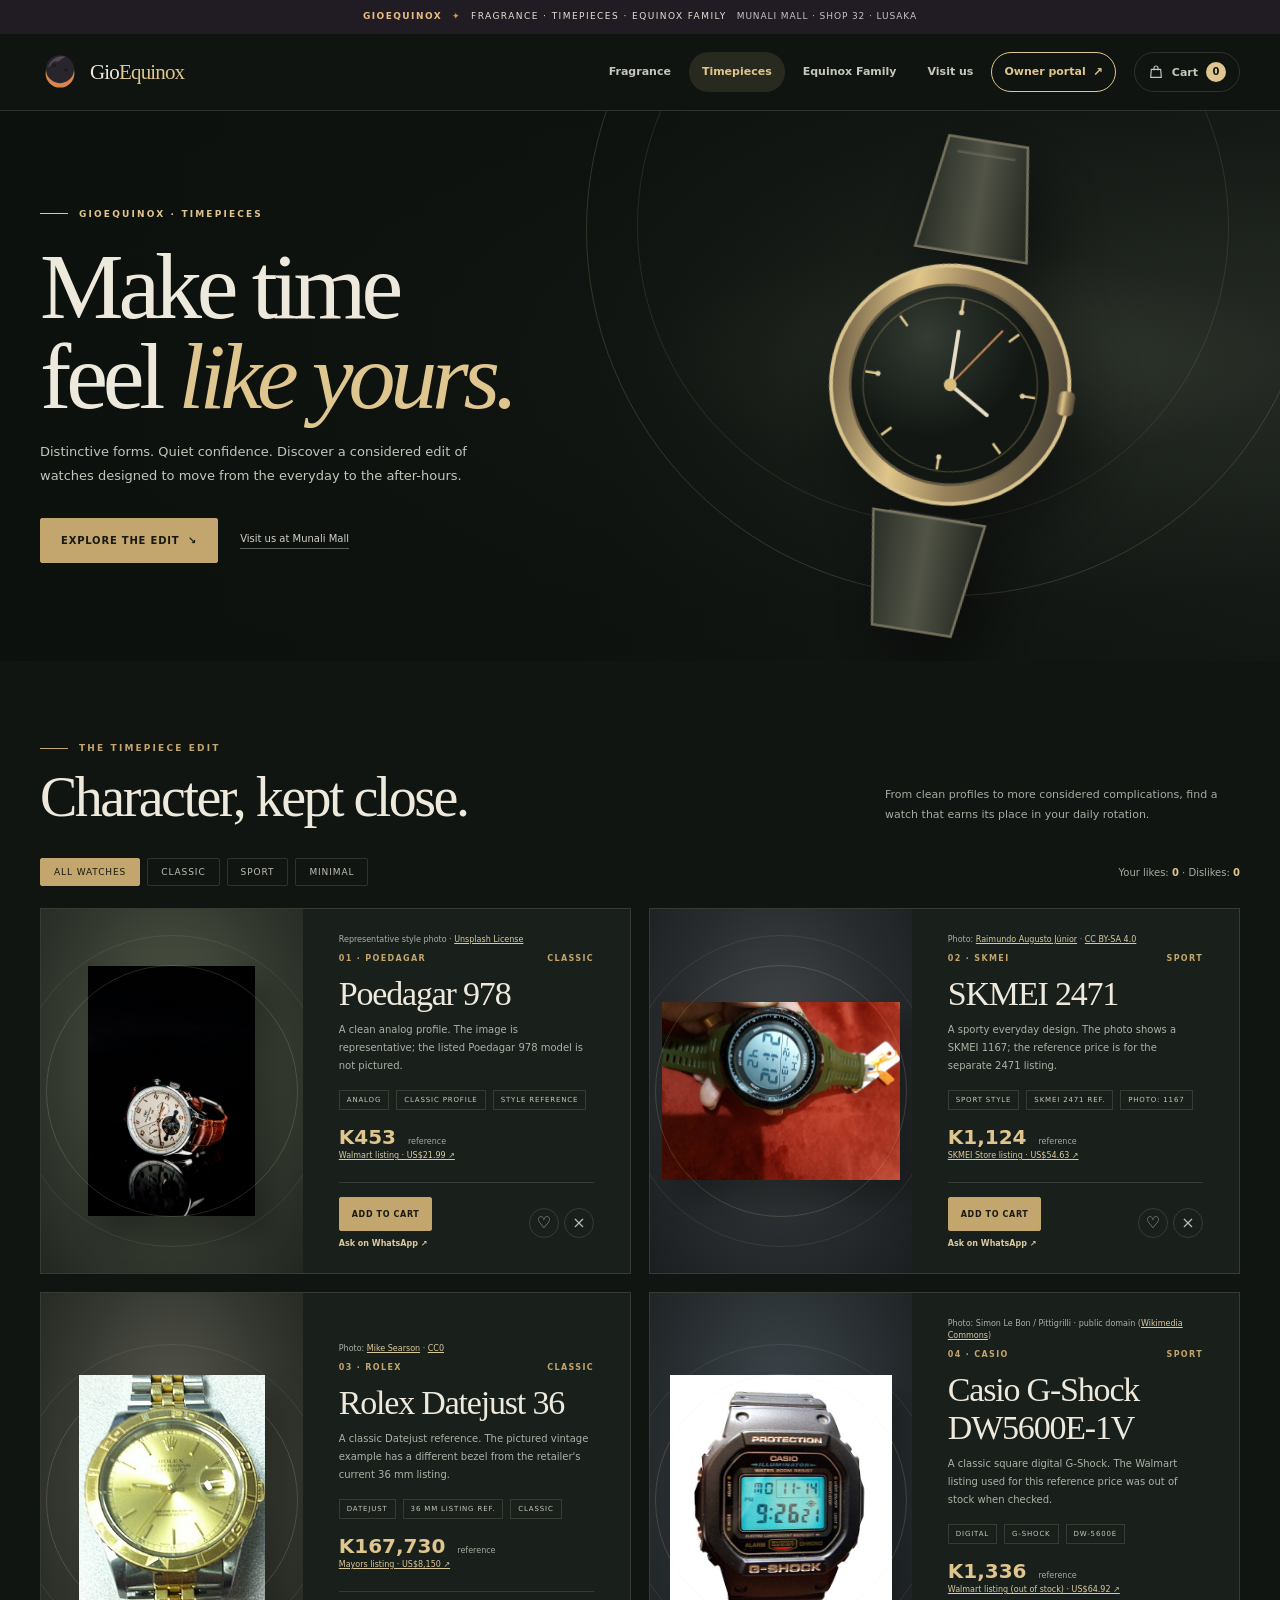
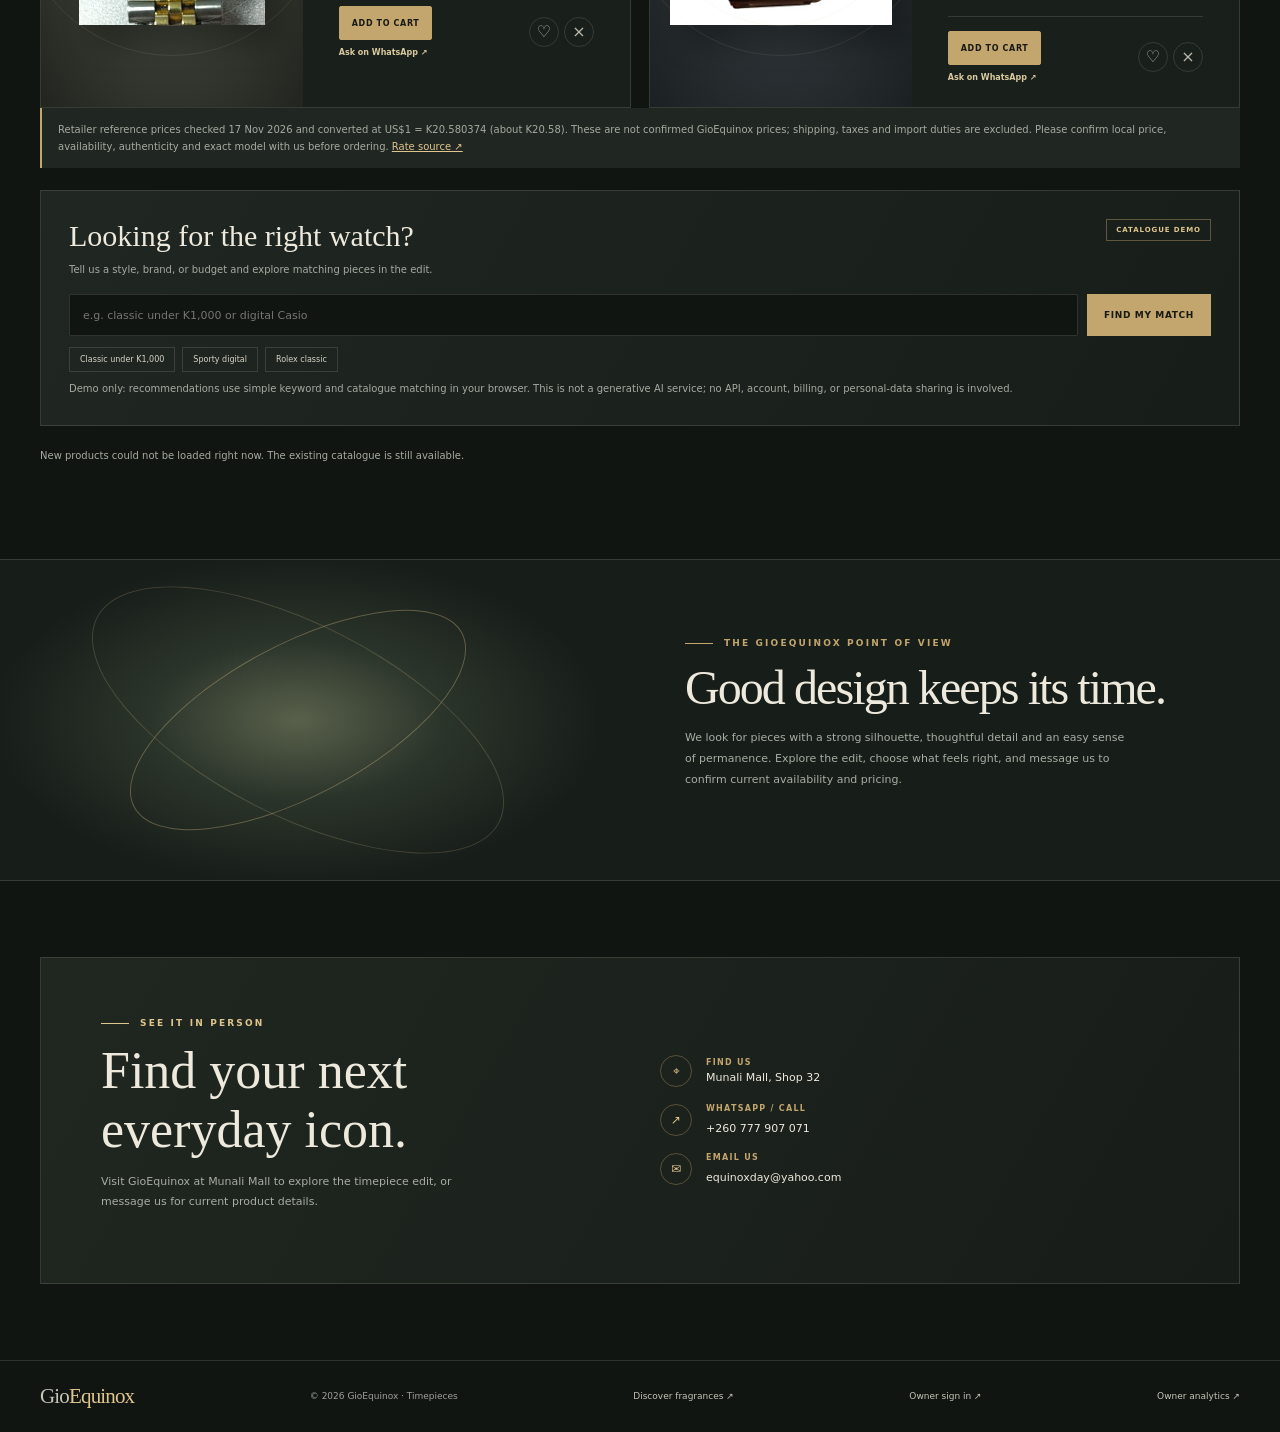
<file: watches.html>
<!DOCTYPE html>
<html lang="en">
<head>
    <meta charset="UTF-8">
    <meta name="viewport" content="width=device-width, initial-scale=1">
    <meta name="theme-color" content="#111511">
    <meta name="description" content="Explore the GioEquinox timepiece collection: considered watches with a bold, understated point of view.">
    <title>GioEquinox | Timepieces</title>
    <style>
        :root {
            color-scheme: dark;
            --night: #111511;
            --night-soft: #171d19;
            --panel: #202722;
            --panel-light: #28302a;
            --cream: #eee9dd;
            --muted: #a7aaa0;
            --line: rgb(223 218 198 / 15%);
            --brass: #c3a56e;
            --brass-bright: #dfc58e;
            --site-header-bg: rgb(17 21 17 / 96%);
            --site-header-border: var(--line);
            --site-header-text: #c5c6bd;
            --site-accent: var(--brass-bright);
            --site-count-text: #151812;
            --serif: Georgia, "Times New Roman", serif;
            --sans: Inter, ui-sans-serif, system-ui, -apple-system, BlinkMacSystemFont, "Segoe UI", sans-serif;
        }
        * { box-sizing: border-box; }
        html { scroll-behavior: smooth; }
        body { margin: 0; background: var(--night); color: var(--cream); font-family: var(--sans); -webkit-font-smoothing: antialiased; }
        a { color: inherit; }
        button { font: inherit; }
        .shell { width: min(1200px, calc(100% - 48px)); margin-inline: auto; }
        .topline { padding: 9px 16px; background: #0c0f0d; color: #bfb9aa; font-size: 9px; letter-spacing: .2em; text-align: center; text-transform: uppercase; }
        .topline span { color: var(--brass-bright); }
        .site-header { position: sticky; z-index: 8; top: 0; border-bottom: 1px solid var(--line); background: rgb(17 21 17 / 94%); backdrop-filter: blur(14px); }
        .nav { min-height: 78px; display: flex; align-items: center; gap: 25px; }
        .brand { display: inline-flex; align-items: center; gap: 10px; text-decoration: none; }
        .brand-mark { width: 40px; height: 40px; }
        .brand-name { font-family: var(--serif); font-size: 21px; letter-spacing: -.04em; }
        .brand-name span { color: var(--brass-bright); }
        .nav-links { display: flex; align-items: center; gap: 28px; margin-left: auto; }
        .nav-links a { color: #c5c6bd; font-size: 11px; text-decoration: none; transition: color .2s ease; }
        .nav-links a:hover { color: var(--brass-bright); }
        .header-actions { display: flex; align-items: center; gap: 8px; }
        .cart-toggle, .menu-toggle {
            min-height: 40px; display: inline-flex; align-items: center; justify-content: center; gap: 8px;
            padding: 0 13px; border: 1px solid var(--line); border-radius: 999px; background: transparent;
            color: var(--cream); font-size: 11px; cursor: pointer; transition: border-color .2s ease, background .2s ease;
        }
        .cart-toggle:hover, .menu-toggle:hover { border-color: var(--brass); background: rgb(195 165 110 / 8%); }
        .cart-toggle svg { width: 16px; height: 16px; }
        .cart-count { min-width: 19px; height: 19px; display: inline-grid; place-items: center; padding-inline: 5px; border-radius: 50%; background: var(--brass); color: #151812; font-size: 10px; font-weight: 800; }
        .menu-toggle { display: none; width: 40px; padding: 0; border-radius: 50%; font-size: 18px; }
        .hero {
            position: relative; min-height: 550px; display: grid; align-items: center; overflow: hidden;
            background:
                linear-gradient(90deg, rgb(13 17 14 / 97%) 0%, rgb(13 17 14 / 84%) 48%, rgb(13 17 14 / 12%) 100%),
                radial-gradient(ellipse at 75% 45%, #465041 0, #252b24 25%, #161b17 57%, #111511 100%);
        }
        .hero::before, .hero::after { position: absolute; right: -3%; top: -45%; width: 730px; height: 730px; border: 1px solid rgb(223 197 142 / 18%); border-radius: 50%; content: ""; pointer-events: none; }
        .hero::after { right: 4%; top: -33%; width: 590px; height: 590px; border-color: rgb(223 197 142 / 12%); }
        .hero-grid { position: absolute; inset: 0; opacity: .13; background-image: linear-gradient(90deg, transparent 49.8%, #a49776 50%, transparent 50.2%), linear-gradient(transparent 49.8%, #a49776 50%, transparent 50.2%); background-size: 80px 80px; mask-image: linear-gradient(90deg, transparent 30%, #000); }
        .hero-inner { position: relative; z-index: 1; width: min(1200px, calc(100% - 48px)); margin-inline: auto; padding-block: 85px; }
        .eyebrow { display: flex; align-items: center; gap: 11px; color: var(--brass-bright); font-size: 9px; font-weight: 700; letter-spacing: .24em; text-transform: uppercase; }
        .eyebrow::before { width: 28px; height: 1px; background: currentColor; content: ""; }
        .hero h1 { max-width: 650px; margin: 22px 0 19px; font-family: var(--serif); font-size: clamp(54px, 8vw, 94px); font-weight: 400; letter-spacing: -.055em; line-height: .96; }
        .hero h1 span { color: var(--brass-bright); font-style: italic; }
        .hero-copy { max-width: 440px; color: #c4c6bc; font-size: 13px; line-height: 1.85; }
        .hero-actions { display: flex; align-items: center; flex-wrap: wrap; gap: 22px; margin-top: 30px; }
        .button { min-height: 45px; display: inline-flex; align-items: center; justify-content: center; padding: 0 20px; border: 1px solid var(--brass); border-radius: 2px; background: var(--brass); color: #171912; font-size: 10px; font-weight: 800; letter-spacing: .08em; text-decoration: none; text-transform: uppercase; transition: background .2s ease, color .2s ease; }
        .button:hover { background: var(--brass-bright); border-color: var(--brass-bright); }
        .hero-secondary { color: #d3d1c8; font-size: 10px; text-decoration: none; border-bottom: 1px solid rgb(211 209 200 / 42%); padding-bottom: 4px; }
        .hero-secondary:hover { color: var(--brass-bright); }
        .hero-watch { position: absolute; z-index: 1; top: 50%; right: max(10%, calc((100vw - 1200px) / 2 + 120px)); width: clamp(210px, 27vw, 340px); aspect-ratio: .68; transform: translateY(-50%) rotate(9deg); filter: drop-shadow(20px 30px 35px rgb(0 0 0 / 48%)); }
        .section { padding-block: 82px; }
        .section-head { display: flex; align-items: end; justify-content: space-between; gap: 28px; margin-bottom: 29px; }
        .section-head .eyebrow { color: var(--brass); }
        .section-head h2 { margin: 12px 0 0; font-family: var(--serif); font-size: clamp(36px, 5vw, 56px); font-weight: 400; letter-spacing: -.045em; }
        .section-head p { max-width: 355px; margin: 0 0 4px; color: var(--muted); font-size: 11px; line-height: 1.8; }
        .catalogue-top { display: flex; justify-content: space-between; align-items: center; gap: 18px; margin-bottom: 22px; }
        .filters { display: flex; flex-wrap: wrap; gap: 7px; }
        .filter-button { padding: 8px 13px; border: 1px solid var(--line); border-radius: 2px; background: transparent; color: #bfc0b6; font-size: 9px; letter-spacing: .1em; text-transform: uppercase; cursor: pointer; }
        .filter-button:hover, .filter-button[aria-pressed="true"] { border-color: var(--brass); background: var(--brass); color: #171912; }
        .reaction-summary { margin: 0; color: var(--muted); font-size: 10px; white-space: nowrap; }
        .reaction-summary strong { color: var(--brass-bright); }
        .watch-grid { display: grid; grid-template-columns: repeat(2, minmax(0, 1fr)); gap: 18px; }
        .watch-card { display: grid; grid-template-columns: minmax(170px, .8fr) minmax(0, 1fr); min-height: 320px; overflow: hidden; border: 1px solid var(--line); background: #191f1a; transition: border-color .25s ease, transform .25s ease; }
        .watch-card:hover { transform: translateY(-3px); border-color: rgb(195 165 110 / 55%); }
        .watch-card[hidden] { display: none; }
        .watch-art { position: relative; min-height: 320px; display: grid; place-items: center; overflow: hidden; background: var(--art-bg, linear-gradient(145deg,#343a32,#20241f)); }
        .watch-art::before { position: absolute; z-index: 2; width: 250px; height: 250px; border: 1px solid rgb(235 221 188 / 16%); border-radius: 50%; content: ""; pointer-events: none; }
        .watch-art::after { position: absolute; z-index: 2; width: 310px; height: 310px; border: 1px solid rgb(235 221 188 / 9%); border-radius: 50%; content: ""; pointer-events: none; }
        .watch-photo { position: relative; z-index: 1; width: 91%; height: 250px; object-fit: contain; border-radius: 3px; filter: drop-shadow(14px 18px 14px rgb(0 0 0 / 30%)); transition: transform .35s ease; }
        .watch-card:hover .watch-photo { transform: translateY(-4px); }
        .watch-svg { display: none; }
        .watch-info { display: flex; flex-direction: column; justify-content: center; padding: 25px clamp(18px, 3vw, 36px); }
        .watch-meta { display: flex; justify-content: space-between; gap: 10px; color: var(--brass); font-size: 8px; font-weight: 700; letter-spacing: .17em; text-transform: uppercase; }
        .watch-info h3 { margin: 12px 0 8px; font-family: var(--serif); font-size: clamp(24px, 3vw, 34px); font-weight: 400; letter-spacing: -.035em; }
        .watch-description { margin: 0; color: #aeb1a7; font-size: 10px; line-height: 1.8; }
        .watch-image-credit { margin: 0 0 8px; color: #aeb1a7; font-size: 8px; line-height: 1.5; }
        .watch-image-credit a { color: #d9c99f; text-decoration: underline; }
        .watch-specs { display: flex; flex-wrap: wrap; gap: 7px; margin-top: 15px; }
        .watch-specs span { padding: 5px 7px; border: 1px solid var(--line); color: #c8c8bc; font-size: 7px; letter-spacing: .12em; text-transform: uppercase; }
        .catalog-price-note { margin: 0 0 22px; padding: 13px 16px; border-left: 2px solid var(--brass); background: #202722; color: var(--muted); font-size: 10px; line-height: 1.7; }
        .catalog-price-note a { color: var(--brass-bright); }
        .catalogue-load-status { margin: 0 0 16px; color: var(--muted); font-size: 10px; }
        .demo-assistant { margin: 0 0 24px; padding: clamp(18px, 3vw, 28px); border: 1px solid var(--line); background: linear-gradient(120deg, #202722, #171d19); }
        .demo-assistant-heading { display: flex; align-items: start; justify-content: space-between; gap: 16px; }
        .demo-assistant h3 { margin: 0; font-family: var(--serif); font-size: clamp(23px, 3vw, 30px); font-weight: 400; }
        .demo-assistant-copy, .demo-assistant-disclaimer { margin: 8px 0 0; color: var(--muted); font-size: 10px; line-height: 1.7; }
        .demo-assistant-badge { flex: none; padding: 6px 9px; border: 1px solid rgb(195 165 110 / 42%); color: var(--brass-bright); font-size: 7px; font-weight: 700; letter-spacing: .13em; text-transform: uppercase; }
        .demo-assistant-form { display: flex; gap: 9px; margin-top: 16px; }
        .demo-assistant-input { min-width: 0; min-height: 42px; flex: 1; padding: 0 13px; border: 1px solid var(--line); border-radius: 2px; background: #111511; color: var(--cream); font: inherit; font-size: 11px; }
        .demo-assistant-submit { min-height: 42px; padding: 0 16px; border: 1px solid var(--brass); background: var(--brass); color: #171912; font-size: 9px; font-weight: 800; letter-spacing: .07em; text-transform: uppercase; cursor: pointer; }
        .demo-assistant-submit:hover { background: var(--brass-bright); }
        .demo-assistant-prompts { display: flex; flex-wrap: wrap; gap: 7px; margin-top: 11px; }
        .demo-assistant-prompt { padding: 7px 10px; border: 1px solid var(--line); background: transparent; color: #d7d2c4; font-size: 8px; cursor: pointer; }
        .demo-assistant-prompt:hover { border-color: var(--brass); color: var(--brass-bright); }
        .demo-assistant-results { display: grid; gap: 8px; margin-top: 16px; }
        .demo-assistant-results:empty { display: none; }
        .sr-only { position: absolute; width: 1px; height: 1px; padding: 0; overflow: hidden; clip: rect(0, 0, 0, 0); white-space: nowrap; border: 0; }
        .demo-assistant-empty { margin: 0; color: var(--muted); font-size: 10px; line-height: 1.7; }
        .demo-assistant-result { display: flex; align-items: center; justify-content: space-between; gap: 12px; padding: 11px 13px; border: 1px solid var(--line); background: rgb(17 21 17 / 55%); }
        .demo-assistant-result h4 { margin: 0; font-family: var(--serif); font-size: 17px; font-weight: 400; }
        .demo-assistant-result p { margin: 4px 0 0; color: var(--muted); font-size: 9px; line-height: 1.55; }
        .demo-assistant-result-actions { display: flex; flex: none; align-items: center; gap: 10px; }
        .demo-assistant-result-actions a, .demo-assistant-add { color: var(--brass-bright); font-size: 9px; font-weight: 700; }
        .demo-assistant-add { padding: 7px 10px; border: 1px solid rgb(195 165 110 / 44%); background: transparent; cursor: pointer; }
        .demo-assistant-add:hover { background: rgb(195 165 110 / 12%); }
        .watch-price { margin: 15px 0 2px; color: var(--brass-bright); font-size: 20px; font-weight: 700; }
        .watch-price span { margin-left: 5px; color: var(--muted); font-size: 8px; font-weight: 400; }
        .watch-price-source { display: inline-block; margin-bottom: 3px; color: #d9c99f; font-size: 8px; text-decoration: underline; }
        .watch-bottom { display: flex; align-items: center; justify-content: space-between; gap: 12px; margin-top: 19px; padding-top: 14px; border-top: 1px solid var(--line); }
        .watch-actions { display: flex; flex-wrap: wrap; align-items: center; gap: 8px; }
        .add-to-cart { min-height: 34px; padding: 0 12px; border: 1px solid var(--brass); border-radius: 2px; background: var(--brass); color: #171912; font-size: 8px; font-weight: 800; letter-spacing: .08em; text-transform: uppercase; cursor: pointer; }
        .add-to-cart:hover { background: var(--brass-bright); }
        .whatsapp-link { color: #d9c99f; font-size: 8px; font-weight: 700; text-decoration: none; }
        .whatsapp-link:hover { color: white; }
        .reaction-controls { display: flex; gap: 5px; }
        .reaction-button { width: 30px; height: 30px; display: grid; place-items: center; border: 1px solid var(--line); border-radius: 50%; background: transparent; color: #b9b9af; cursor: pointer; }
        .reaction-button:hover, .reaction-button[aria-pressed="true"] { border-color: var(--brass); background: var(--brass); color: #171912; }
        .empty-state { grid-column: 1 / -1; padding: 45px 15px; color: var(--muted); text-align: center; font-size: 12px; }
        .craft { display: grid; grid-template-columns: 1fr 1.15fr; border-block: 1px solid var(--line); background: var(--night-soft); }
        .craft-art { position: relative; min-height: 320px; display: grid; place-items: center; overflow: hidden; background: radial-gradient(ellipse at 50% 50%, #59614b 0, #2b342a 35%, #171d19 73%); }
        .craft-art::before, .craft-art::after { position: absolute; width: 370px; height: 150px; border: 1px solid rgb(223 197 142 / 34%); border-radius: 50%; content: ""; transform: rotate(-28deg); }
        .craft-art::after { width: 450px; height: 190px; transform: rotate(27deg); opacity: .6; }
        .craft-copy { align-self: center; padding: 45px clamp(28px, 7vw, 90px); }
        .craft-copy .eyebrow { color: var(--brass); }
        .craft-copy h2 { margin: 14px 0; font-family: var(--serif); font-size: clamp(34px, 4vw, 48px); font-weight: 400; letter-spacing: -.04em; line-height: 1.08; }
        .craft-copy p { max-width: 440px; color: #a9ada3; font-size: 11px; line-height: 1.9; }
        .contact { padding-block: 76px; }
        .contact-card { display: grid; grid-template-columns: 1fr 1fr; gap: 40px; padding: clamp(28px, 6vw, 60px); border: 1px solid var(--line); background: linear-gradient(120deg,#202720,#171c18); }
        .contact-card h2 { margin: 13px 0; font-family: var(--serif); font-size: clamp(35px, 5vw, 52px); font-weight: 400; }
        .contact-intro { max-width: 370px; color: #a9ada3; font-size: 11px; line-height: 1.8; }
        .contact-details { display: grid; align-content: center; gap: 17px; }
        .contact-item { display: grid; grid-template-columns: 34px 1fr; gap: 12px; align-items: center; }
        .contact-icon { width: 32px; height: 32px; display: grid; place-items: center; border: 1px solid rgb(195 165 110 / 36%); border-radius: 50%; color: var(--brass-bright); font-size: 12px; }
        .contact-item small { display: block; margin-bottom: 4px; color: var(--brass); font-size: 8px; font-weight: 700; letter-spacing: .16em; text-transform: uppercase; }
        .contact-item a, .contact-item address { color: var(--cream); font-size: 11px; font-style: normal; text-decoration: none; }
        .contact-item a:hover { color: var(--brass-bright); }
        .footer { padding: 23px 0; border-top: 1px solid var(--line); color: #9da198; font-size: 9px; }
        .footer-inner { display: flex; justify-content: space-between; align-items: center; gap: 20px; }
        .footer a { color: #c4c4b8; text-decoration: none; }
        .footer a:hover { color: var(--brass-bright); }
        .toast { position: fixed; z-index: 12; right: 20px; bottom: 20px; max-width: min(350px, calc(100% - 40px)); padding: 12px 16px; background: #e4d1a7; color: #171912; font-size: 11px; opacity: 0; pointer-events: none; transform: translateY(8px); transition: opacity .2s ease, transform .2s ease; }
        .toast.is-visible { opacity: 1; transform: translateY(0); }
        .cart-dialog { width: min(450px, 100%); max-width: none; height: 100%; max-height: none; margin: 0 0 0 auto; padding: 0; overflow: auto; border: 0; background: #171d19; color: var(--cream); box-shadow: -20px 0 60px rgb(0 0 0 / 45%); }
        .cart-dialog[open] { display: flex; flex-direction: column; }
        .cart-dialog::backdrop { background: rgb(0 0 0 / 66%); backdrop-filter: blur(3px); }
        .cart-header { display: flex; justify-content: space-between; align-items: center; gap: 20px; padding: 23px 25px; border-bottom: 1px solid var(--line); }
        .cart-header h2 { margin: 0; font-family: var(--serif); font-size: 29px; font-weight: 400; }
        .cart-header p { margin: 5px 0 0; color: var(--muted); font-size: 10px; }
        .cart-close { width: 36px; height: 36px; display: grid; place-items: center; border: 1px solid var(--line); border-radius: 50%; background: transparent; color: var(--cream); font-size: 20px; cursor: pointer; }
        .cart-items { flex: 1; display: grid; align-content: start; gap: 10px; padding: 18px 25px; }
        .cart-empty { padding: 42px 10px; color: var(--muted); text-align: center; font-size: 12px; line-height: 1.7; }
        .cart-item { display: grid; grid-template-columns: 1fr auto; gap: 10px; align-items: center; padding: 14px; border: 1px solid var(--line); background: #202722; }
        .cart-item h3 { margin: 0 0 5px; font-family: var(--serif); font-size: 18px; font-weight: 400; }
        .cart-item p { margin: 0; color: var(--muted); font-size: 9px; }
        .cart-item-actions { display: flex; align-items: center; gap: 7px; }
        .cart-action { width: 28px; height: 28px; display: grid; place-items: center; border: 1px solid var(--line); border-radius: 50%; background: transparent; color: var(--brass-bright); cursor: pointer; }
        .cart-quantity { min-width: 16px; text-align: center; font-size: 11px; }
        .cart-item-remove { grid-column: 1 / -1; justify-self: start; padding: 0; border: 0; background: none; color: #c6b487; font-size: 9px; text-decoration: underline; cursor: pointer; }
        .cart-footer { padding: 18px 25px 24px; border-top: 1px solid var(--line); background: #111511; }
        .cart-footer-note { margin: 0 0 13px; color: var(--muted); font-size: 10px; line-height: 1.6; }
        .cart-checkout { width: 100%; text-align: center; }
        .cart-checkout[aria-disabled="true"] { opacity: .45; pointer-events: none; }
        :focus-visible { outline: 3px solid var(--brass-bright); outline-offset: 3px; }
        @media (max-width: 900px) {
            .nav { gap: 14px; }
            .nav-links { gap: 17px; }
            .watch-grid { grid-template-columns: 1fr; }
            .watch-card { grid-template-columns: minmax(200px, .85fr) 1.15fr; }
        }
        @media (max-width: 680px) {
            .shell, .hero-inner { width: min(100% - 32px, 1200px); }
            .nav { min-height: 68px; gap: 8px; }
            .brand-mark { width: 35px; height: 35px; }
            .brand-name { font-size: 18px; }
            .nav-links { position: absolute; top: 100%; right: 0; left: 0; display: none; align-items: stretch; gap: 0; padding: 8px 20px 15px; border-bottom: 1px solid var(--line); background: #141914; }
            .nav-links.is-open { display: flex; flex-direction: column; }
            .nav-links a { padding: 12px 3px; }
            .header-actions { margin-left: auto; gap: 5px; }
            .cart-toggle { min-height: 37px; gap: 6px; padding: 0 9px; font-size: 10px; }
            .menu-toggle { display: inline-flex; width: 37px; min-height: 37px; }
            .hero { min-height: 540px; background: radial-gradient(ellipse at 80% 34%, #394238 0, #252c26 22%, transparent 58%), #111511; }
            .hero-inner { padding-block: 74px; }
            .hero::before { right: -70%; opacity: .6; }
            .hero::after { right: -60%; opacity: .7; }
            .hero-watch { top: 16%; right: -8%; width: 180px; transform: rotate(10deg); opacity: .35; }
            .hero h1 { max-width: 430px; font-size: clamp(54px, 15vw, 76px); }
            .hero-copy { max-width: 350px; }
            .section { padding-block: 64px; }
            .section-head { align-items: start; flex-direction: column; gap: 12px; }
            .catalogue-top { align-items: start; flex-direction: column; }
            .filter-button { padding: 8px 10px; font-size: 8px; }
            .watch-card { grid-template-columns: minmax(110px, .72fr) 1.28fr; min-height: 275px; }
            .watch-art { min-height: 275px; }
            .watch-info { padding: 17px 14px; }
            .watch-info h3 { font-size: 25px; }
            .watch-description { font-size: 9px; }
            .watch-specs { gap: 4px; margin-top: 10px; }
            .watch-specs span { padding: 4px 5px; font-size: 6px; }
            .watch-price { margin-top: 10px; font-size: 18px; }
            .watch-price-source { font-size: 7px; }
            .demo-assistant-heading { flex-direction: column; }
            .demo-assistant-form { align-items: stretch; flex-direction: column; }
            .demo-assistant-result { align-items: start; flex-direction: column; }
            .demo-assistant-result-actions { width: 100%; justify-content: space-between; }
            .watch-bottom { align-items: start; flex-direction: column; gap: 10px; }
            .watch-actions { justify-content: space-between; width: 100%; }
            .craft { grid-template-columns: 1fr; }
            .craft-art { min-height: 230px; }
            .craft-copy { padding: 34px 24px 40px; }
            .contact { padding-block: 60px; }
            .contact-card { grid-template-columns: 1fr; gap: 25px; padding: 29px 23px; }
            .footer-inner { align-items: start; flex-direction: column; }
            .cart-header, .cart-items { padding-inline: 19px; }
            .cart-footer { padding: 16px 19px 22px; }
        }
        @media (prefers-reduced-motion: reduce) {
            *, *::before, *::after { scroll-behavior: auto !important; transition-duration: .01ms !important; }
        }
    </style>
    <link rel="stylesheet" href="assets/site-header.css">
</head>
<body>
    <div class="site-ribbon"><span class="site-ribbon-brand">GioEquinox</span><span class="site-ribbon-divider" aria-hidden="true">✦</span><span>Fragrance · Timepieces · Equinox Family</span><span class="site-ribbon-location">Munali Mall · Shop 32 · Lusaka</span></div>
    <header class="site-header">
        <nav class="nav shell" aria-label="Main navigation">
            <a class="brand" href="equinox.html" aria-label="GioEquinox home">
                <svg class="brand-mark" viewBox="0 0 100 100" role="img" aria-label="Lunar eclipse logo">
                    <circle cx="50" cy="53" r="36" fill="#d9864d"/>
                    <circle cx="50" cy="43" r="35" fill="#29252d"/>
                    <path d="M20 39c7-21 25-32 44-27-8 2-12 9-17 11-7 3-10-2-16 4-4 4-4 9-11 12Z" fill="#746772" opacity=".55"/>
                    <ellipse cx="36" cy="34" rx="5" ry="3.3" fill="#17161b" opacity=".7"/>
                    <ellipse cx="65" cy="45" rx="5.6" ry="3.8" fill="#17161b" opacity=".65"/>
                </svg>
                <span class="brand-name">Gio<span>Equinox</span></span>
            </a>
            <div class="nav-links" id="primary-links">
                <a href="equinox.html">Fragrance</a>
                <a href="#collection" aria-current="page">Timepieces</a>
                <a href="equinox-family.html">Equinox Family</a>
                <a href="#contact">Visit us</a>
                <a class="nav-owner" href="admin.html">Owner portal</a>
            </div>
            <div class="header-actions">
                <button class="cart-toggle" id="cart-toggle" type="button" aria-label="Open shopping cart, 0 items" aria-haspopup="dialog">
                    <svg viewBox="0 0 24 24" fill="none" stroke="currentColor" stroke-width="1.7" stroke-linecap="round" stroke-linejoin="round" aria-hidden="true">
                        <path d="M5 8h14l1 12H4L5 8Z"/><path d="M9 9V6a3 3 0 0 1 6 0v3"/>
                    </svg>
                    <span>Cart</span><span class="cart-count" id="cart-count" aria-live="polite">0</span>
                </button>
                <button class="menu-toggle" type="button" aria-label="Open menu" aria-expanded="false" aria-controls="primary-links">☰</button>
            </div>
        </nav>
    </header>

    <main>
        <section class="hero" id="home">
            <div class="hero-grid" aria-hidden="true"></div>
            <div class="hero-inner">
                <div class="eyebrow">GioEquinox · Timepieces</div>
                <h1>Make time<br>feel <span>like yours.</span></h1>
                <p class="hero-copy">Distinctive forms. Quiet confidence. Discover a considered edit of watches designed to move from the everyday to the after-hours.</p>
                <div class="hero-actions">
                    <a class="button" href="#collection">Explore the edit&nbsp; ↘</a>
                    <a class="hero-secondary" href="#contact">Visit us at Munali Mall</a>
                </div>
            </div>
            <svg class="hero-watch" viewBox="0 0 260 390" role="img" aria-label="Sculptural dark dial watch with brass detailing">
                <defs>
                    <linearGradient id="hero-strap" x1="0" x2="1">
                        <stop stop-color="#292e27"/><stop offset=".5" stop-color="#515446"/><stop offset="1" stop-color="#232720"/>
                    </linearGradient>
                    <linearGradient id="hero-case" x1="0" x2="1">
                        <stop stop-color="#746448"/><stop offset=".3" stop-color="#e0c58a"/><stop offset=".55" stop-color="#97815a"/><stop offset="1" stop-color="#4f4839"/>
                    </linearGradient>
                    <radialGradient id="hero-dial" cx=".35" cy=".28">
                        <stop stop-color="#343c33"/><stop offset="1" stop-color="#121713"/>
                    </radialGradient>
                </defs>
                <path d="M99 2h62l13 89H86L99 2Zm-13 297h88l-13 89H99l-13-89Z" fill="url(#hero-strap)" stroke="#77725e" stroke-width="2"/>
                <path d="M107 13h46m-55 285h64" stroke="#82806f" stroke-opacity=".4" stroke-width="2"/>
                <circle cx="130" cy="194" r="93" fill="url(#hero-case)" stroke="#d8c28e" stroke-width="3"/>
                <circle cx="130" cy="194" r="78" fill="url(#hero-dial)" stroke="#665b43" stroke-width="2"/>
                <circle cx="130" cy="194" r="68" fill="none" stroke="#c7ad71" stroke-opacity=".32"/>
                <g stroke="#d9c38b" stroke-width="2">
                    <path d="M130 127v10M130 251v10M63 194h10M187 194h10M83 147l7 7M170 234l7 7M177 147l-7 7M90 234l-7 7"/>
                </g>
                <g fill="#e1cf9f">
                    <circle cx="130" cy="137" r="2"/><circle cx="130" cy="251" r="2"/><circle cx="73" cy="194" r="2"/><circle cx="187" cy="194" r="2"/>
                </g>
                <path d="m130 194 0-42m0 42 32 19" fill="none" stroke="#e8dfc7" stroke-width="3" stroke-linecap="round"/>
                <path d="m130 194 34-48" stroke="#c88356" stroke-width="1.6"/>
                <circle cx="130" cy="194" r="5" fill="#d9bd7a"/>
                <rect x="215" y="185" width="13" height="19" rx="4" fill="url(#hero-case)"/>
            </svg>
        </section>

        <section class="section shell" id="collection">
            <div class="section-head">
                <div><div class="eyebrow">The timepiece edit</div><h2>Character, kept close.</h2></div>
                <p>From clean profiles to more considered complications, find a watch that earns its place in your daily rotation.</p>
            </div>
            <div class="catalogue-top">
                <div class="filters" role="group" aria-label="Filter watches">
                    <button class="filter-button" type="button" data-filter="all" aria-pressed="true">All watches</button>
                    <button class="filter-button" type="button" data-filter="classic" aria-pressed="false">Classic</button>
                    <button class="filter-button" type="button" data-filter="sport" aria-pressed="false">Sport</button>
                    <button class="filter-button" type="button" data-filter="minimal" aria-pressed="false">Minimal</button>
                </div>
                <p class="reaction-summary" id="reaction-summary" aria-live="polite">Your likes: <strong>0</strong> · Dislikes: <strong>0</strong></p>
            </div>
            <div class="watch-grid" id="product-grid">
                <article class="watch-card" data-category="classic minimal" data-product="Poedagar 978" data-price="453" data-usd-price="21.99">
                    <div class="watch-art" style="--art-bg:radial-gradient(ellipse at 50% 42%,#59604c,#343a30 60%,#222720)">
                        <img class="watch-photo" src="assets/images/watch-poedagar-style.jpg" alt="Representative analog watch style image; exact Poedagar model is not shown" loading="lazy" decoding="async">
                        <svg class="watch-svg" viewBox="0 0 180 300" role="img" aria-label="Meridian 01 brass case and deep green dial">
                            <defs><linearGradient id="m-strap" x1="0" x2="1"><stop stop-color="#40372e"/><stop offset=".5" stop-color="#746349"/><stop offset="1" stop-color="#352e26"/></linearGradient><linearGradient id="m-case"><stop stop-color="#78633f"/><stop offset=".4" stop-color="#dfc58b"/><stop offset="1" stop-color="#746143"/></linearGradient><radialGradient id="m-dial"><stop stop-color="#344334"/><stop offset="1" stop-color="#131a15"/></radialGradient></defs>
                            <path d="M65 1h50l11 67H54L65 1Zm-11 231h72l-11 67H65l-11-67Z" fill="url(#m-strap)"/><path d="M69 13h42M61 242h58" stroke="#b09b6d" stroke-opacity=".5" stroke-width="2"/>
                            <circle cx="90" cy="150" r="72" fill="url(#m-case)" stroke="#ead59b" stroke-width="2"/><circle cx="90" cy="150" r="59" fill="url(#m-dial)"/><circle cx="90" cy="150" r="51" fill="none" stroke="#cab577" stroke-opacity=".4"/>
                            <g stroke="#e3d3a6" stroke-width="2"><path d="M90 99v8M90 193v8M39 150h8M133 150h8M54 114l6 6M120 180l6 6M126 114l-6 6M60 180l-6 6"/></g>
                            <path d="M90 150v-32m0 32 25 15" stroke="#eee5d0" stroke-width="3" stroke-linecap="round"/><path d="m90 150 29-34" stroke="#c98555" stroke-width="1.5"/><circle cx="90" cy="150" r="4" fill="#dfc58e"/><rect x="156" y="143" width="11" height="15" rx="3" fill="url(#m-case)"/>
                        </svg>
                    </div>
                    <div class="watch-info">
                        <p class="watch-image-credit">Representative style photo · <a href="https://unsplash.com/license" target="_blank" rel="noopener noreferrer">Unsplash License</a></p>
                        <div class="watch-meta"><span>01 · Poedagar</span><span>Classic</span></div>
                        <h3>Poedagar 978</h3>
                        <p class="watch-description">A clean analog profile. The image is representative; the listed Poedagar 978 model is not pictured.</p>
                        <div class="watch-specs"><span>Analog</span><span>Classic profile</span><span>Style reference</span></div>
                        <p class="watch-price">K453 <span>reference</span></p>
                        <a class="watch-price-source" href="https://www.walmart.com/search?q=Poedagar+978+watch" target="_blank" rel="noopener noreferrer">Walmart listing · US$21.99 ↗</a>
                        <div class="watch-bottom"><div class="watch-actions"><button class="add-to-cart" type="button" data-add-to-cart>Add to cart</button><a class="whatsapp-link" href="https://wa.me/260777907071?text=Hello%20GioEquinox%2C%20I%20would%20like%20to%20enquire%20about%20Poedagar%20978." target="_blank" rel="noopener noreferrer">Ask on WhatsApp ↗</a></div><div class="reaction-controls" role="group" aria-label="Rate Poedagar 978"><button class="reaction-button" type="button" data-reaction="like" aria-label="Like Poedagar 978" aria-pressed="false">♡</button><button class="reaction-button" type="button" data-reaction="dislike" aria-label="Dislike Poedagar 978" aria-pressed="false">×</button></div></div>
                    </div>
                </article>
                <article class="watch-card" data-category="sport" data-product="SKMEI 2471" data-price="1124" data-usd-price="54.63">
                    <div class="watch-art" style="--art-bg:radial-gradient(ellipse at 50% 42%,#484c4e,#282c2e 59%,#1b1e20)">
                        <img class="watch-photo" src="assets/images/watch-skmei-1167.jpg" alt="SKMEI 1167 watch photo; the reference price is for the SKMEI 2471 listing" loading="lazy" decoding="async">
                        <svg class="watch-svg" viewBox="0 0 180 300" role="img" aria-label="Obsidian Chrono steel case and charcoal dial">
                            <defs><linearGradient id="o-strap" x1="0" x2="1"><stop stop-color="#777b78"/><stop offset=".5" stop-color="#d0d0c8"/><stop offset="1" stop-color="#696d69"/></linearGradient><linearGradient id="o-case"><stop stop-color="#5a5d5b"/><stop offset=".4" stop-color="#e0ddd4"/><stop offset="1" stop-color="#666966"/></linearGradient><radialGradient id="o-dial"><stop stop-color="#34393a"/><stop offset="1" stop-color="#111415"/></radialGradient></defs>
                            <path d="M65 1h50l11 67H54L65 1Zm-11 231h72l-11 67H65l-11-67Z" fill="url(#o-strap)"/><path d="M70 12h40M61 242h58" stroke="#fff" stroke-opacity=".28" stroke-width="2"/>
                            <circle cx="90" cy="150" r="74" fill="url(#o-case)" stroke="#ecebe4" stroke-width="2"/><circle cx="90" cy="150" r="62" fill="url(#o-dial)"/><circle cx="90" cy="150" r="53" fill="none" stroke="#b9b9af" stroke-opacity=".55"/>
                            <g stroke="#d7d6cf" stroke-width="2"><path d="M90 100v7M90 193v7M40 150h7M133 150h7M55 115l6 6M119 179l6 6M125 115l-6 6M61 179l-6 6"/></g>
                            <g fill="none" stroke="#999b95" stroke-width="1.5"><circle cx="74" cy="143" r="10"/><circle cx="106" cy="143" r="10"/><circle cx="90" cy="168" r="10"/></g>
                            <path d="M90 150v-30m0 30 25 15" stroke="#f1eee5" stroke-width="3" stroke-linecap="round"/><path d="m90 150 28-33" stroke="#bc7557" stroke-width="1.5"/><circle cx="90" cy="150" r="4" fill="#e2ded1"/><rect x="157" y="137" width="12" height="9" rx="3" fill="url(#o-case)"/><rect x="157" y="153" width="12" height="9" rx="3" fill="url(#o-case)"/>
                        </svg>
                    </div>
                    <div class="watch-info">
                        <p class="watch-image-credit">Photo: <a href="https://commons.wikimedia.org/wiki/File:Skmei_1167.jpg" target="_blank" rel="noopener noreferrer">Raimundo Augusto Júnior</a> · <a href="https://creativecommons.org/licenses/by-sa/4.0/" target="_blank" rel="noopener noreferrer">CC BY-SA 4.0</a></p>
                        <div class="watch-meta"><span>02 · SKMEI</span><span>Sport</span></div>
                        <h3>SKMEI 2471</h3>
                        <p class="watch-description">A sporty everyday design. The photo shows a SKMEI 1167; the reference price is for the separate 2471 listing.</p>
                        <div class="watch-specs"><span>Sport style</span><span>SKMEI 2471 ref.</span><span>Photo: 1167</span></div>
                        <p class="watch-price">K1,124 <span>reference</span></p>
                        <a class="watch-price-source" href="https://www.shopskmei.com/product/skmei-2471-5-bar-analog-digital-sport-watch/" target="_blank" rel="noopener noreferrer">SKMEI Store listing · US$54.63 ↗</a>
                        <div class="watch-bottom"><div class="watch-actions"><button class="add-to-cart" type="button" data-add-to-cart>Add to cart</button><a class="whatsapp-link" href="https://wa.me/260777907071?text=Hello%20GioEquinox%2C%20I%20would%20like%20to%20enquire%20about%20SKMEI%202471." target="_blank" rel="noopener noreferrer">Ask on WhatsApp ↗</a></div><div class="reaction-controls" role="group" aria-label="Rate SKMEI 2471"><button class="reaction-button" type="button" data-reaction="like" aria-label="Like SKMEI 2471" aria-pressed="false">♡</button><button class="reaction-button" type="button" data-reaction="dislike" aria-label="Dislike SKMEI 2471" aria-pressed="false">×</button></div></div>
                    </div>
                </article>
                <article class="watch-card" data-category="classic" data-product="Rolex Datejust 36" data-price="167730" data-usd-price="8150">
                    <div class="watch-art" style="--art-bg:radial-gradient(ellipse at 50% 42%,#62635b,#353830 59%,#22251f)">
                        <img class="watch-photo" src="assets/images/watch-rolex-datejust.jpg" alt="Rolex Datejust reference photo; photographed watch has a different bezel than the listed model" loading="lazy" decoding="async">
                        <svg class="watch-svg" viewBox="0 0 180 300" role="img" aria-label="Slate No. 7 minimalist case and ivory dial">
                            <defs><linearGradient id="s-strap" x1="0" x2="1"><stop stop-color="#292c29"/><stop offset=".5" stop-color="#555a53"/><stop offset="1" stop-color="#252824"/></linearGradient><linearGradient id="s-case"><stop stop-color="#726a56"/><stop offset=".4" stop-color="#d2bd8c"/><stop offset="1" stop-color="#5d5749"/></linearGradient><radialGradient id="s-dial"><stop stop-color="#e6dfce"/><stop offset="1" stop-color="#a9a28f"/></radialGradient></defs>
                            <path d="M65 1h50l11 67H54L65 1Zm-11 231h72l-11 67H65l-11-67Z" fill="url(#s-strap)"/><path d="M70 13h40M61 242h58" stroke="#aaa48f" stroke-opacity=".5" stroke-width="2"/>
                            <circle cx="90" cy="150" r="70" fill="url(#s-case)" stroke="#e3d0a4" stroke-width="2"/><circle cx="90" cy="150" r="58" fill="url(#s-dial)"/><circle cx="90" cy="150" r="49" fill="none" stroke="#68675e" stroke-opacity=".42"/>
                            <g stroke="#4c4e47" stroke-width="2"><path d="M90 101v8M90 191v8M41 150h8M131 150h8M56 116l6 6M118 178l6 6M124 116l-6 6M62 178l-6 6"/></g>
                            <path d="M90 150v-34m0 34 22 17" stroke="#343932" stroke-width="3" stroke-linecap="round"/><path d="m90 150 28-29" stroke="#986c4c" stroke-width="1.5"/><circle cx="90" cy="150" r="4" fill="#87744f"/><rect x="155" y="144" width="11" height="13" rx="3" fill="url(#s-case)"/>
                        </svg>
                    </div>
                    <div class="watch-info">
                        <p class="watch-image-credit">Photo: <a href="https://commons.wikimedia.org/wiki/File:Rolex_Datejust.JPG" target="_blank" rel="noopener noreferrer">Mike Searson</a> · <a href="https://creativecommons.org/publicdomain/zero/1.0/" target="_blank" rel="noopener noreferrer">CC0</a></p>
                        <div class="watch-meta"><span>03 · Rolex</span><span>Classic</span></div>
                        <h3>Rolex Datejust 36</h3>
                        <p class="watch-description">A classic Datejust reference. The pictured vintage example has a different bezel from the retailer's current 36 mm listing.</p>
                        <div class="watch-specs"><span>Datejust</span><span>36 mm listing ref.</span><span>Classic</span></div>
                        <p class="watch-price">K167,730 <span>reference</span></p>
                        <a class="watch-price-source" href="https://www.mayors.com/Rolex/Datejust-36-M126200+0002/p/17303970" target="_blank" rel="noopener noreferrer">Mayors listing · US$8,150 ↗</a>
                        <div class="watch-bottom"><div class="watch-actions"><button class="add-to-cart" type="button" data-add-to-cart>Add to cart</button><a class="whatsapp-link" href="https://wa.me/260777907071?text=Hello%20GioEquinox%2C%20I%20would%20like%20to%20enquire%20about%20Rolex%20Datejust%2036." target="_blank" rel="noopener noreferrer">Ask on WhatsApp ↗</a></div><div class="reaction-controls" role="group" aria-label="Rate Rolex Datejust 36"><button class="reaction-button" type="button" data-reaction="like" aria-label="Like Rolex Datejust 36" aria-pressed="false">♡</button><button class="reaction-button" type="button" data-reaction="dislike" aria-label="Dislike Rolex Datejust 36" aria-pressed="false">×</button></div></div>
                    </div>
                </article>
                <article class="watch-card" data-category="sport" data-product="Casio G-Shock DW5600E-1V" data-price="1336" data-usd-price="64.92">
                    <div class="watch-art" style="--art-bg:radial-gradient(ellipse at 50% 42%,#475158,#292f32 59%,#1b2022)">
                        <img class="watch-photo" src="assets/images/watch-casio-gshock-dw5600e.jpg" alt="Casio G-Shock DW-5600E watch" loading="lazy" decoding="async">
                        <svg class="watch-svg" viewBox="0 0 180 300" role="img" aria-label="Equinox GMT blue and black bezel watch">
                            <defs><linearGradient id="g-strap" x1="0" x2="1"><stop stop-color="#343c42"/><stop offset=".5" stop-color="#697681"/><stop offset="1" stop-color="#30383e"/></linearGradient><linearGradient id="g-case"><stop stop-color="#646c6d"/><stop offset=".4" stop-color="#d4d0c1"/><stop offset="1" stop-color="#555d60"/></linearGradient><radialGradient id="g-dial"><stop stop-color="#293b43"/><stop offset="1" stop-color="#10191e"/></radialGradient></defs>
                            <path d="M65 1h50l11 67H54L65 1Zm-11 231h72l-11 67H65l-11-67Z" fill="url(#g-strap)"/><path d="M69 13h42M61 242h58" stroke="#bac1bd" stroke-opacity=".4" stroke-width="2"/>
                            <circle cx="90" cy="150" r="74" fill="url(#g-case)" stroke="#d8d5c9" stroke-width="2"/><circle cx="90" cy="150" r="64" fill="#16292f" stroke="#536f79" stroke-width="5"/><path d="M90 86a64 64 0 0 1 64 64H90Z" fill="#253b55" opacity=".88"/><circle cx="90" cy="150" r="53" fill="url(#g-dial)"/>
                            <g stroke="#d5d3c7" stroke-width="2"><path d="M90 104v7M90 189v7M44 150h7M129 150h7M58 118l6 6M116 176l6 6M122 118l-6 6M64 176l-6 6"/></g>
                            <path d="M90 150v-33m0 33 23 14" stroke="#e5dfcd" stroke-width="3" stroke-linecap="round"/><path d="m90 150 30-32" stroke="#d07b57" stroke-width="1.5"/><circle cx="90" cy="150" r="4" fill="#d8c492"/><rect x="158" y="143" width="11" height="14" rx="3" fill="url(#g-case)"/>
                        </svg>
                    </div>
                    <div class="watch-info">
                        <p class="watch-image-credit">Photo: Simon Le Bon / Pittigrilli · public domain (<a href="https://commons.wikimedia.org/wiki/File:Casio_G-Shock_DW-5600E_wristwatch.jpg" target="_blank" rel="noopener noreferrer">Wikimedia Commons</a>)</p>
                        <div class="watch-meta"><span>04 · Casio</span><span>Sport</span></div>
                        <h3>Casio G-Shock DW5600E-1V</h3>
                        <p class="watch-description">A classic square digital G-Shock. The Walmart listing used for this reference price was out of stock when checked.</p>
                        <div class="watch-specs"><span>Digital</span><span>G-Shock</span><span>DW-5600E</span></div>
                        <p class="watch-price">K1,336 <span>reference</span></p>
                        <a class="watch-price-source" href="https://www.walmart.com/search?q=Casio+G-Shock+DW5600E-1V" target="_blank" rel="noopener noreferrer">Walmart listing (out of stock) · US$64.92 ↗</a>
                        <div class="watch-bottom"><div class="watch-actions"><button class="add-to-cart" type="button" data-add-to-cart>Add to cart</button><a class="whatsapp-link" href="https://wa.me/260777907071?text=Hello%20GioEquinox%2C%20I%20would%20like%20to%20enquire%20about%20Casio%20G-Shock%20DW5600E-1V." target="_blank" rel="noopener noreferrer">Ask on WhatsApp ↗</a></div><div class="reaction-controls" role="group" aria-label="Rate Casio G-Shock DW5600E-1V"><button class="reaction-button" type="button" data-reaction="like" aria-label="Like Casio G-Shock DW5600E-1V" aria-pressed="false">♡</button><button class="reaction-button" type="button" data-reaction="dislike" aria-label="Dislike Casio G-Shock DW5600E-1V" aria-pressed="false">×</button></div></div>
                    </div>
                </article>
                <p class="empty-state" id="empty-state" hidden>No timepieces in this edit just yet. View all watches instead.</p>
            </div>
            <p class="catalog-price-note">Retailer reference prices checked 17 Nov 2026 and converted at US$1 = K20.580374 (about K20.58). These are not confirmed GioEquinox prices; shipping, taxes and import duties are excluded. Please confirm local price, availability, authenticity and exact model with us before ordering. <a href="https://www.exchangerate-api.com/" target="_blank" rel="noopener noreferrer">Rate source ↗</a></p>
            <section class="demo-assistant" aria-labelledby="watch-assistant-title">
                <div class="demo-assistant-heading">
                    <div>
                        <h3 id="watch-assistant-title">Looking for the right watch?</h3>
                        <p class="demo-assistant-copy">Tell us a style, brand, or budget and explore matching pieces in the edit.</p>
                    </div>
                    <span class="demo-assistant-badge">Catalogue demo</span>
                </div>
                <form class="demo-assistant-form" id="demo-assistant-form">
                    <label class="sr-only" for="demo-assistant-input">Describe the watch you are looking for</label>
                    <input class="demo-assistant-input" id="demo-assistant-input" name="preferences" type="text" maxlength="160" placeholder="e.g. classic under K1,000 or digital Casio" autocomplete="off" required>
                    <button class="demo-assistant-submit" type="submit">Find my match</button>
                </form>
                <div class="demo-assistant-prompts" aria-label="Try a suggestion">
                    <button class="demo-assistant-prompt" type="button" data-assistant-prompt="Classic under K1,000">Classic under K1,000</button>
                    <button class="demo-assistant-prompt" type="button" data-assistant-prompt="Sporty digital">Sporty digital</button>
                    <button class="demo-assistant-prompt" type="button" data-assistant-prompt="Rolex classic">Rolex classic</button>
                </div>
                <p class="demo-assistant-disclaimer">Demo only: recommendations use simple keyword and catalogue matching in your browser. This is not a generative AI service; no API, account, billing, or personal-data sharing is involved.</p>
                <div class="demo-assistant-results" id="demo-assistant-results" role="status" aria-live="polite" aria-relevant="additions"></div>
            </section>
            <p class="catalogue-load-status" id="catalogue-load-status" role="status" aria-live="polite"></p>
        </section>

        <section class="craft" id="craft">
            <div class="craft-art" role="img" aria-label="Abstract orbital rings inspired by watchmaking"></div>
            <div class="craft-copy"><div class="eyebrow">The GioEquinox point of view</div><h2>Good design keeps its time.</h2><p>We look for pieces with a strong silhouette, thoughtful detail and an easy sense of permanence. Explore the edit, choose what feels right, and message us to confirm current availability and pricing.</p></div>
        </section>

        <section class="contact shell" id="contact">
            <div class="contact-card">
                <div><div class="eyebrow">See it in person</div><h2>Find your next<br>everyday icon.</h2><p class="contact-intro">Visit GioEquinox at Munali Mall to explore the timepiece edit, or message us for current product details.</p></div>
                <div class="contact-details">
                    <div class="contact-item"><span class="contact-icon" aria-hidden="true">⌖</span><div><small>Find us</small><address>Munali Mall, Shop 32</address></div></div>
                    <div class="contact-item"><span class="contact-icon" aria-hidden="true">↗</span><div><small>WhatsApp / call</small><a href="https://wa.me/260777907071" target="_blank" rel="noopener noreferrer">+260 777 907 071</a></div></div>
                    <div class="contact-item"><span class="contact-icon" aria-hidden="true">✉</span><div><small>Email us</small><a href="mailto:equinoxday@yahoo.com">equinoxday@yahoo.com</a></div></div>
                </div>
            </div>
        </section>
    </main>
    <footer class="footer"><div class="footer-inner shell"><a class="brand" href="equinox.html"><span class="brand-name">Gio<span>Equinox</span></span></a><span>© <span id="current-year"></span> GioEquinox · Timepieces</span><a href="equinox.html">Discover fragrances ↗</a><a href="admin.html">Owner sign in ↗</a><a href="https://github.com/amanigiovanni1-design/GioEquinox/graphs/traffic" target="_blank" rel="noopener noreferrer">Owner analytics ↗</a></div></footer>
    <div class="toast" id="toast" role="status" aria-live="polite"></div>
    <dialog class="cart-dialog" id="cart-dialog" aria-labelledby="cart-title">
        <div class="cart-header"><div><h2 id="cart-title">Your cart</h2><p id="cart-item-summary">Your selected timepieces</p></div><button class="cart-close" id="cart-close" type="button" aria-label="Close cart">×</button></div>
        <div class="cart-items" id="cart-items"></div>
        <div class="cart-footer"><p class="cart-footer-note" id="cart-footer-note">Displayed amounts are online retailer references, not confirmed GioEquinox prices. Shipping, tax and import duties are excluded; ask us to confirm the current local price and availability.</p><a class="button cart-checkout" id="cart-enquiry" aria-disabled="true" tabindex="-1">Enquire about your selection on WhatsApp</a></div>
    </dialog>
    <script>
        (() => {
            const products = () => [...document.querySelectorAll('.watch-card')];
            const cartKey = 'gioequinox-unified-cart';
            const cartFooterNote = document.getElementById('cart-footer-note');
            const legacyCartKey = 'gioequinox-watch-cart';
            const cartCategory = 'watch';
            const reactionKey = 'gioequinox-watch-reactions';
            const productPrices = new Map(products().map(product => [`${cartCategory}:${product.dataset.product}`, Number(product.dataset.price)]));
            let cart = {};
            let reactions = {};
            let toastTimer;
            const toast = document.getElementById('toast');
            const showMessage = message => {
                toast.textContent = message;
                toast.classList.add('is-visible');
                clearTimeout(toastTimer);
                toastTimer = setTimeout(() => toast.classList.remove('is-visible'), 2200);
            };
            const escapeHtml = value => String(value).replaceAll('&', '&amp;').replaceAll('<', '&lt;').replaceAll('>', '&gt;').replaceAll('"', '&quot;').replaceAll("'", '&#039;');
            const parseCart = value => {
                const savedCart = JSON.parse(value || '{}');
                const parsedCart = {};
                if (savedCart && typeof savedCart === 'object' && !Array.isArray(savedCart)) {
                    Object.values(savedCart).forEach(item => {
                        if (['fragrance', 'watch'].includes(item?.category) &&
                            typeof item.name === 'string' &&
                            Number.isSafeInteger(item.quantity) && item.quantity > 0) {
                            const id = `${item.category}:${item.name}`;
                            parsedCart[id] = {
                                name: item.name,
                                category: item.category,
                                quantity: Math.min(item.quantity, 99),
                                price: Number.isFinite(item.price) && item.price >= 0
                                    ? item.price
                                    : productPrices.get(id) ?? null,
                                priceKind: item.priceKind === 'catalogue' ? 'catalogue' : 'reference'
                            };
                        }
                    });
                }
                return parsedCart;
            };
            try {
                cart = parseCart(localStorage.getItem(cartKey));
            } catch (error) {
                console.warn('Saved shared cart could not be read.', error);
            }
            try {
                const savedReactions = JSON.parse(localStorage.getItem(reactionKey) || '{}');
                if (savedReactions && typeof savedReactions === 'object' && !Array.isArray(savedReactions)) reactions = savedReactions;
            } catch (error) {
                console.warn('Saved watch reactions could not be read.', error);
            }
            const saveCart = () => {
                try {
                    localStorage.setItem(cartKey, JSON.stringify(cart));
                    return true;
                } catch (error) {
                    console.warn('Shared cart could not be saved.', error);
                    showMessage('Cart is available for this visit, but could not be saved.');
                    return false;
                }
            };
            try {
                const legacyCart = JSON.parse(localStorage.getItem(legacyCartKey) || 'null');
                if (legacyCart && typeof legacyCart === 'object' && !Array.isArray(legacyCart)) {
                    Object.entries(legacyCart).forEach(([name, item]) => {
                        const id = `${cartCategory}:${name}`;
                        if (!cart[id] &&
                            Number.isSafeInteger(item?.quantity) && item.quantity > 0) {
                            cart[id] = {
                                name,
                                category: cartCategory,
                                quantity: Math.min(item.quantity, 99),
                                price: productPrices.get(id) ?? null,
                                priceKind: 'reference'
                            };
                        }
                    });
                    if (saveCart()) localStorage.removeItem(legacyCartKey);
                }
            } catch (error) {
                console.warn('Saved watch cart could not be migrated.', error);
            }
            const drawCart = () => {
                const entries = Object.entries(cart);
                const count = entries.reduce((sum, [, item]) => sum + item.quantity, 0);
                document.getElementById('cart-count').textContent = String(count);
                document.getElementById('cart-toggle').setAttribute('aria-label', `Open shopping cart, ${count} ${count === 1 ? 'item' : 'items'}`);
                document.getElementById('cart-item-summary').textContent = `${entries.length} ${entries.length === 1 ? 'product' : 'products'} · ${count} ${count === 1 ? 'item' : 'items'}`;
                const items = document.getElementById('cart-items');
                const enquiry = document.getElementById('cart-enquiry');
                if (!entries.length) {
                    cartFooterNote.textContent = 'Retailer reference prices are not confirmed GioEquinox prices. Shipping, tax and import duties are excluded; ask us to confirm current local prices and availability.';
                    items.innerHTML = '<div class="cart-empty">Your cart is waiting for your first selection.<br><br><a class="button" href="#collection" data-close-cart>Explore timepieces</a><br><br><a href="equinox.html">Browse fragrances ↗</a></div>';
                    enquiry.removeAttribute('href');
                    enquiry.setAttribute('aria-disabled', 'true');
                    enquiry.tabIndex = -1;
                    return;
                }
                items.innerHTML = entries.map(([id, item]) => `<article class="cart-item"><div><h3>${escapeHtml(item.name)}</h3><p>${item.category === 'fragrance' ? 'Fragrance' : 'Timepiece'}</p><p>${item.price === null ? 'Price unavailable · please confirm' : `${item.priceKind === 'catalogue' ? 'GioEquinox price' : 'Retailer reference'}: K${item.price.toLocaleString('en-US')} each`}</p></div><div class="cart-item-actions" aria-label="Quantity for ${escapeHtml(item.name)}"><button class="cart-action" type="button" data-cart-action="decrease" data-product="${escapeHtml(id)}" aria-label="Decrease ${escapeHtml(item.name)} quantity">−</button><span class="cart-quantity">${item.quantity}</span><button class="cart-action" type="button" data-cart-action="increase" data-product="${escapeHtml(id)}" aria-label="Increase ${escapeHtml(item.name)} quantity">+</button></div><button class="cart-item-remove" type="button" data-cart-action="remove" data-product="${escapeHtml(id)}">Remove</button></article>`).join('');
                const order = entries.map(([, item]) => {
                    const reference = item.price === null ? 'price to confirm' : `${item.priceKind === 'catalogue' ? 'GioEquinox price' : 'retailer reference'} K${item.price.toLocaleString('en-US')} each`;
                    return `- ${item.category === 'fragrance' ? 'Fragrance' : 'Timepiece'}: ${item.name} x ${item.quantity} (${reference})`;
                }).join('\n');
                const hasReferencePrice = entries.some(([, item]) => item.priceKind !== 'catalogue');
                cartFooterNote.textContent = hasReferencePrice
                    ? 'Retailer reference prices are not confirmed GioEquinox prices. Shipping, tax and import duties are excluded; ask us to confirm current local prices and availability.'
                    : 'These are GioEquinox catalogue prices in ZMW. Please confirm current availability and product details.';
                const priceNote = hasReferencePrice
                    ? '\n\nRetailer references are not confirmed GioEquinox prices; shipping, taxes and import duties are excluded. Please confirm reference prices, current availability and exact models.'
                    : '\n\nPlease confirm current availability and product details.';
                const message = encodeURIComponent(`Hello GioEquinox,\n\nI would like to enquire about:\n${order}${priceNote}\n\nThank you.`);
                enquiry.href = `https://wa.me/260777907071?text=${message}`;
                enquiry.target = '_blank';
                enquiry.rel = 'noopener noreferrer';
                enquiry.setAttribute('aria-disabled', 'false');
                enquiry.removeAttribute('tabindex');
            };
            document.getElementById('product-grid').addEventListener('click', event => {
                const add = event.target.closest('[data-add-to-cart]');
                const reactionButton = event.target.closest('[data-reaction]');
                if (add) {
                    const name = add.closest('.watch-card').dataset.product;
                    const id = `${cartCategory}:${name}`;
                    const quantity = cart[id]?.quantity || 0;
                    if (quantity >= 99) { showMessage(`You can add up to 99 of ${name}.`); return; }
                    const card = add.closest('.watch-card');
                    cart[id] = {
                        name,
                        category: cartCategory,
                        quantity: quantity + 1,
                        price: Number(card.dataset.price),
                        priceKind: card.dataset.priceType === 'catalogue' ? 'catalogue' : 'reference'
                    };
                    saveCart();
                    drawCart();
                    showMessage(`${name} added to your cart.`);
                } else if (reactionButton) {
                    const name = reactionButton.closest('.watch-card').dataset.product;
                    const value = reactionButton.dataset.reaction;
                    if (reactions[name] === value) delete reactions[name];
                    else reactions[name] = value;
                    try { localStorage.setItem(reactionKey, JSON.stringify(reactions)); }
                    catch (error) { console.warn('Watch reaction could not be saved.', error); }
                    syncReactions();
                    showMessage(reactions[name] ? `${name} added to your ${value === 'like' ? 'likes' : 'dislikes'}.` : `Your reaction to ${name} was removed.`);
                }
            });
            const syncReactions = () => {
                products().forEach(product => product.querySelectorAll('[data-reaction]').forEach(button => {
                    const active = reactions[product.dataset.product] === button.dataset.reaction;
                    button.setAttribute('aria-pressed', String(active));
                    if (button.dataset.reaction === 'like') button.textContent = active ? '♥' : '♡';
                }));
                const likes = Object.values(reactions).filter(value => value === 'like').length;
                const dislikes = Object.values(reactions).filter(value => value === 'dislike').length;
                document.getElementById('reaction-summary').innerHTML = `Your likes: <strong>${likes}</strong> · Dislikes: <strong>${dislikes}</strong>`;
            };
            document.getElementById('cart-items').addEventListener('click', event => {
                if (event.target.closest('[data-close-cart]')) { document.getElementById('cart-dialog').close(); return; }
                const button = event.target.closest('[data-cart-action]');
                if (!button) return;
                const { product, cartAction } = button.dataset;
                const quantity = cart[product]?.quantity;
                if (!quantity) return;
                if (cartAction === 'remove' || (cartAction === 'decrease' && quantity === 1)) delete cart[product];
                else if (cartAction === 'decrease') cart[product].quantity--;
                else if (cartAction === 'increase' && quantity < 99) cart[product].quantity++;
                else { showMessage('You can add up to 99 of each watch.'); return; }
                saveCart();
                drawCart();
            });
            const dialog = document.getElementById('cart-dialog');
            document.getElementById('cart-toggle').addEventListener('click', () => { drawCart(); dialog.showModal(); });
            document.getElementById('cart-close').addEventListener('click', () => dialog.close());
            dialog.addEventListener('click', event => { if (event.target === dialog) dialog.close(); });
            window.addEventListener('storage', event => {
                if (event.key !== cartKey && event.key !== null) return;
                try {
                    cart = parseCart(event.newValue);
                    drawCart();
                } catch (error) {
                    console.warn('Updated shared cart could not be read.', error);
                    showMessage('The shared cart could not be refreshed.');
                }
            });
            document.querySelectorAll('.filter-button').forEach(button => button.addEventListener('click', () => {
                const filter = button.dataset.filter;
                document.querySelectorAll('.filter-button').forEach(option => option.setAttribute('aria-pressed', String(option === button)));
                let count = 0;
                products().forEach(product => {
                    const visible = filter === 'all' || product.dataset.category.split(' ').includes(filter);
                    product.hidden = !visible;
                    if (visible) count++;
                });
                document.getElementById('empty-state').hidden = count > 0;
            }));
            document.getElementById('current-year').textContent = new Date().getFullYear();
            syncReactions();
            drawCart();
        })();
    </script>
    <script src="assets/site-header.js"></script>
    <script src="assets/catalogue-config.js"></script>
    <script src="assets/catalogue-api.js"></script>
    <script src="assets/catalogue-products.js"></script>
    <script src="assets/demo-assistant.js" defer></script>
</body>
</html>
</file>
<file: assets/site-header.css>
.site-ribbon {
    min-height: 34px;
    display: flex;
    align-items: center;
    justify-content: center;
    gap: 10px;
    padding: 7px 16px;
    background: #211b24;
    color: #e8dfd3;
    font: 9px/1.3 var(--sans, Arial, sans-serif);
    letter-spacing: .16em;
    text-align: center;
    text-transform: uppercase;
}
.site-ribbon-brand { color: #e8bd80; font-weight: 750; }
.site-ribbon-divider { color: #d39a55; }
.site-ribbon-location { color: #c9c0c5; letter-spacing: .1em; }
.site-header {
    position: sticky;
    z-index: 8;
    top: 0;
    border-bottom: 1px solid var(--site-header-border, var(--line, #e8e0d9));
    background: var(--site-header-bg, var(--paper, var(--night, #f7f3ed)));
    backdrop-filter: blur(14px);
}
.site-header .nav {
    position: relative;
    width: min(1200px, calc(100% - 48px));
    min-height: 76px;
    display: flex;
    align-items: center;
    justify-content: space-between;
    gap: 18px;
    margin-inline: auto;
}
.site-header .nav-links {
    display: flex;
    align-items: center;
    justify-content: center;
    gap: 5px;
    margin-left: auto;
}
.site-header .nav-links a {
    min-height: 40px;
    display: inline-flex;
    align-items: center;
    justify-content: center;
    gap: 7px;
    padding: 0 12px;
    border: 1px solid transparent;
    border-radius: 999px;
    color: var(--site-header-text, var(--ink, var(--cream, #514a52)));
    font: 600 11px/1.2 var(--sans, Arial, sans-serif);
    text-decoration: none;
    transition: color .18s ease, border-color .18s ease, background .18s ease, transform .18s ease;
}
.site-header .nav-links a:hover {
    border-color: var(--site-header-border, var(--line, #e8e0d9));
    color: var(--site-accent, var(--plum, var(--brass, #4a3048)));
    transform: translateY(-1px);
}
.site-header .nav-links a[aria-current="page"] {
    background: color-mix(in srgb, var(--site-accent, var(--plum, var(--brass, #4a3048))) 12%, transparent);
    color: var(--site-accent, var(--plum, var(--brass, #4a3048)));
}
.site-header .nav-links a.nav-owner {
    border-color: var(--site-accent, var(--plum, var(--brass, #4a3048)));
    color: var(--site-accent, var(--plum, var(--brass, #4a3048)));
    font-weight: 750;
}
.site-header .nav-links a.nav-owner::after { content: "↗"; font-size: 12px; }
.site-header .header-actions { display: flex; align-items: center; gap: 8px; }
.site-header .cart-toggle,
.site-header .menu-toggle {
    min-height: 40px;
    display: inline-flex;
    align-items: center;
    justify-content: center;
    gap: 8px;
    padding: 0 13px;
    border: 1px solid var(--site-header-border, var(--line, #e8e0d9));
    border-radius: 999px;
    background: transparent;
    color: var(--site-header-text, var(--ink, var(--cream, #514a52)));
    font: 650 11px/1 var(--sans, Arial, sans-serif);
    cursor: pointer;
    transition: border-color .18s ease, background .18s ease, color .18s ease;
}
.site-header .cart-toggle:hover,
.site-header .menu-toggle:hover {
    border-color: var(--site-accent, var(--plum, var(--brass, #4a3048)));
    background: color-mix(in srgb, var(--site-accent, var(--plum, var(--brass, #4a3048))) 9%, transparent);
}
.site-header .cart-toggle svg { width: 16px; height: 16px; }
.site-header .cart-count {
    min-width: 20px;
    height: 20px;
    display: inline-grid;
    place-items: center;
    padding-inline: 5px;
    border-radius: 999px;
    background: var(--site-accent, var(--plum, var(--brass, #4a3048)));
    color: var(--site-count-text, #fff);
    font-size: 10px;
    font-weight: 800;
}
.site-header .menu-toggle { display: none; width: 40px; padding: 0; font-size: 17px; }
.site-header :focus-visible { outline: 3px solid var(--site-accent, var(--plum, var(--brass, #4a3048))); outline-offset: 3px; }

@media (max-width: 940px) {
    .site-header .nav { min-height: 70px; gap: 8px; }
    .site-header .brand-mark { width: 38px; height: 38px; }
    .site-header .brand-name { font-size: 20px; }
    .site-header .header-actions { margin-left: auto; gap: 6px; }
    .site-header .menu-toggle { display: inline-flex; }
    .site-header .nav-links {
        position: absolute;
        top: calc(100% + 1px);
        right: 0;
        left: 0;
        display: none;
        align-items: stretch;
        gap: 4px;
        margin: 0;
        padding: 12px max(16px, calc((100% - 1180px) / 2)) 18px;
        border-bottom: 1px solid var(--site-header-border, var(--line, #e8e0d9));
        background: var(--site-header-bg, var(--paper, var(--night, #f7f3ed)));
        box-shadow: 0 14px 28px rgb(16 14 18 / 12%);
    }
    .site-header .nav-links.is-open { display: flex; flex-direction: column; }
    .site-header .nav-links a { justify-content: flex-start; min-height: 44px; padding-inline: 14px; }
    .site-header .nav-links a.nav-owner { align-self: flex-start; margin-top: 5px; }
}

@media (max-width: 640px) {
    .site-ribbon { min-height: 31px; gap: 7px; padding: 6px 10px; font-size: 8px; letter-spacing: .11em; }
    .site-ribbon-location { display: none; }
    .site-header .nav { width: min(100% - 32px, 1200px); min-height: 64px; }
    .site-header .brand-mark { width: 35px; height: 35px; }
    .site-header .brand-name { font-size: 18px; }
    .site-header .cart-toggle { min-height: 38px; gap: 6px; padding: 0 10px; font-size: 10px; }
    .site-header .menu-toggle { width: 38px; min-height: 38px; }
}

@media (prefers-reduced-motion: reduce) {
    .site-header .nav-links a,
    .site-header .cart-toggle,
    .site-header .menu-toggle { transition: none; }
}
</file>
